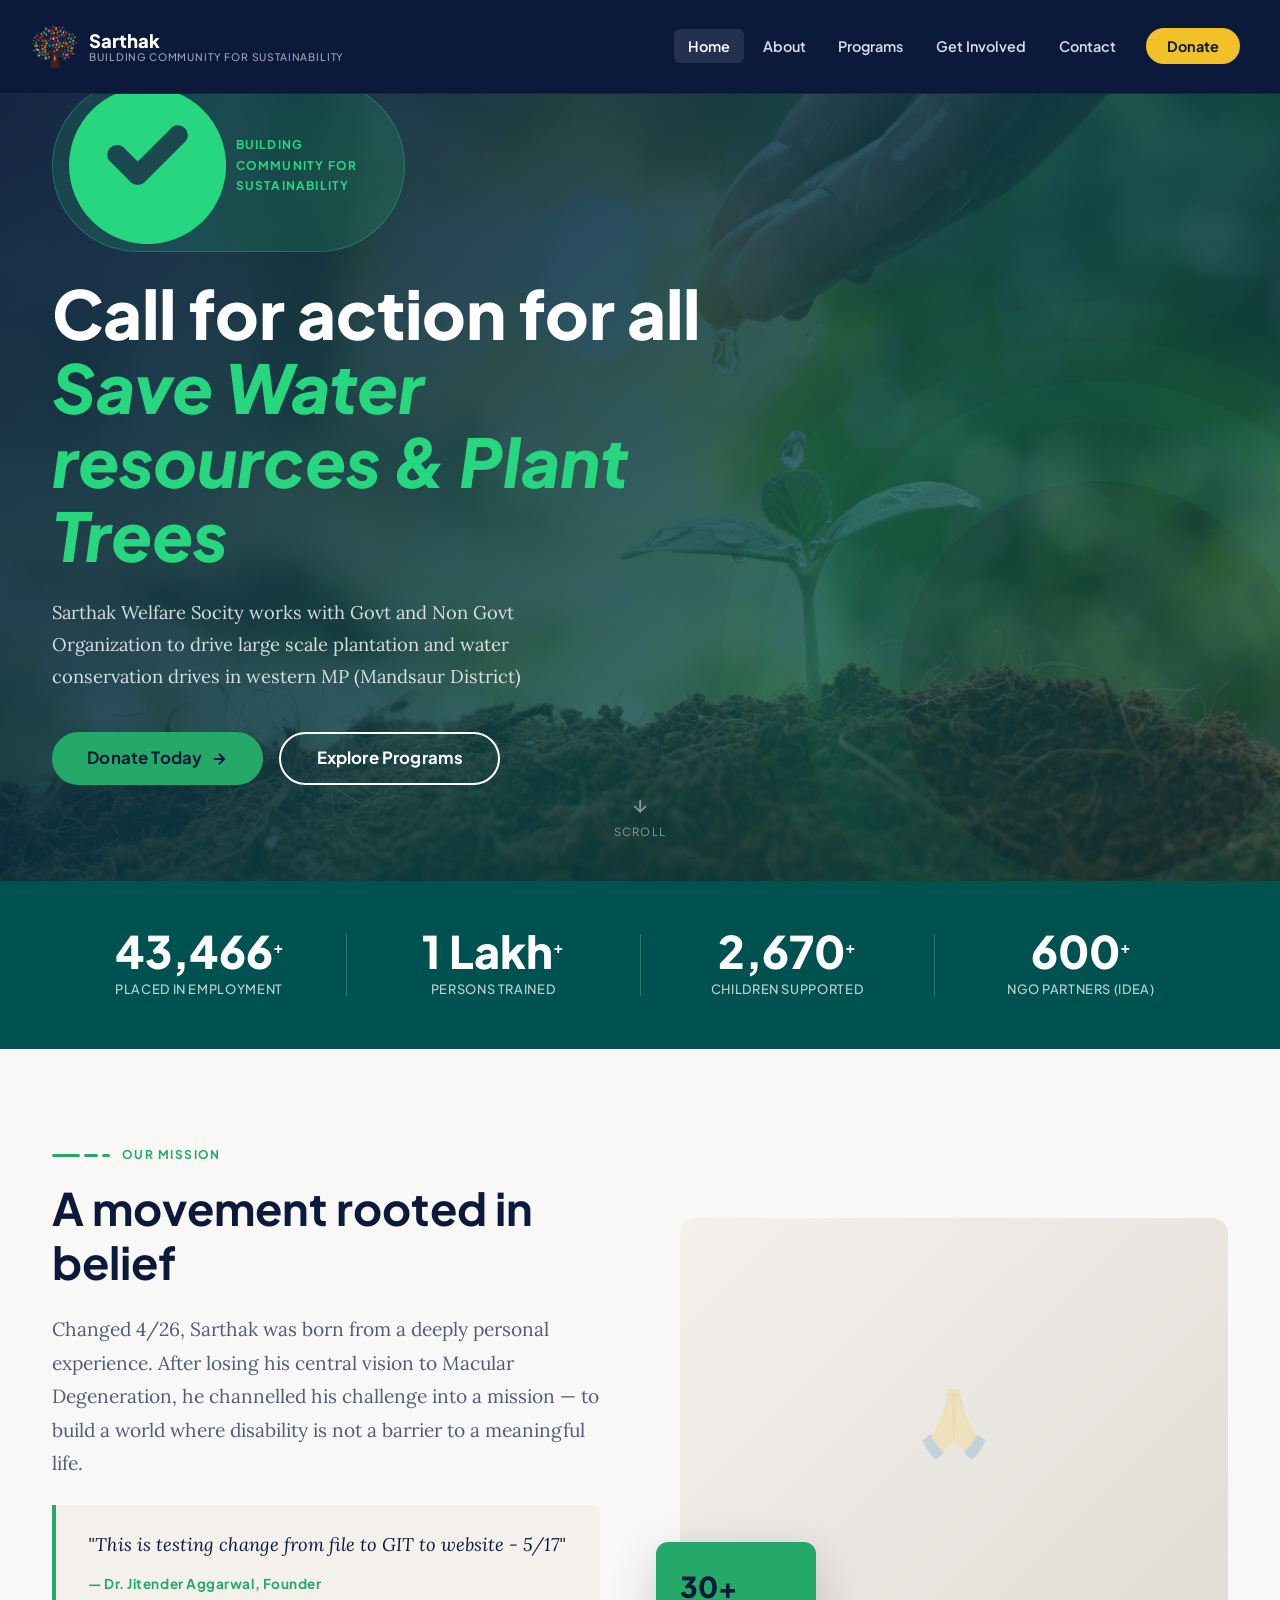
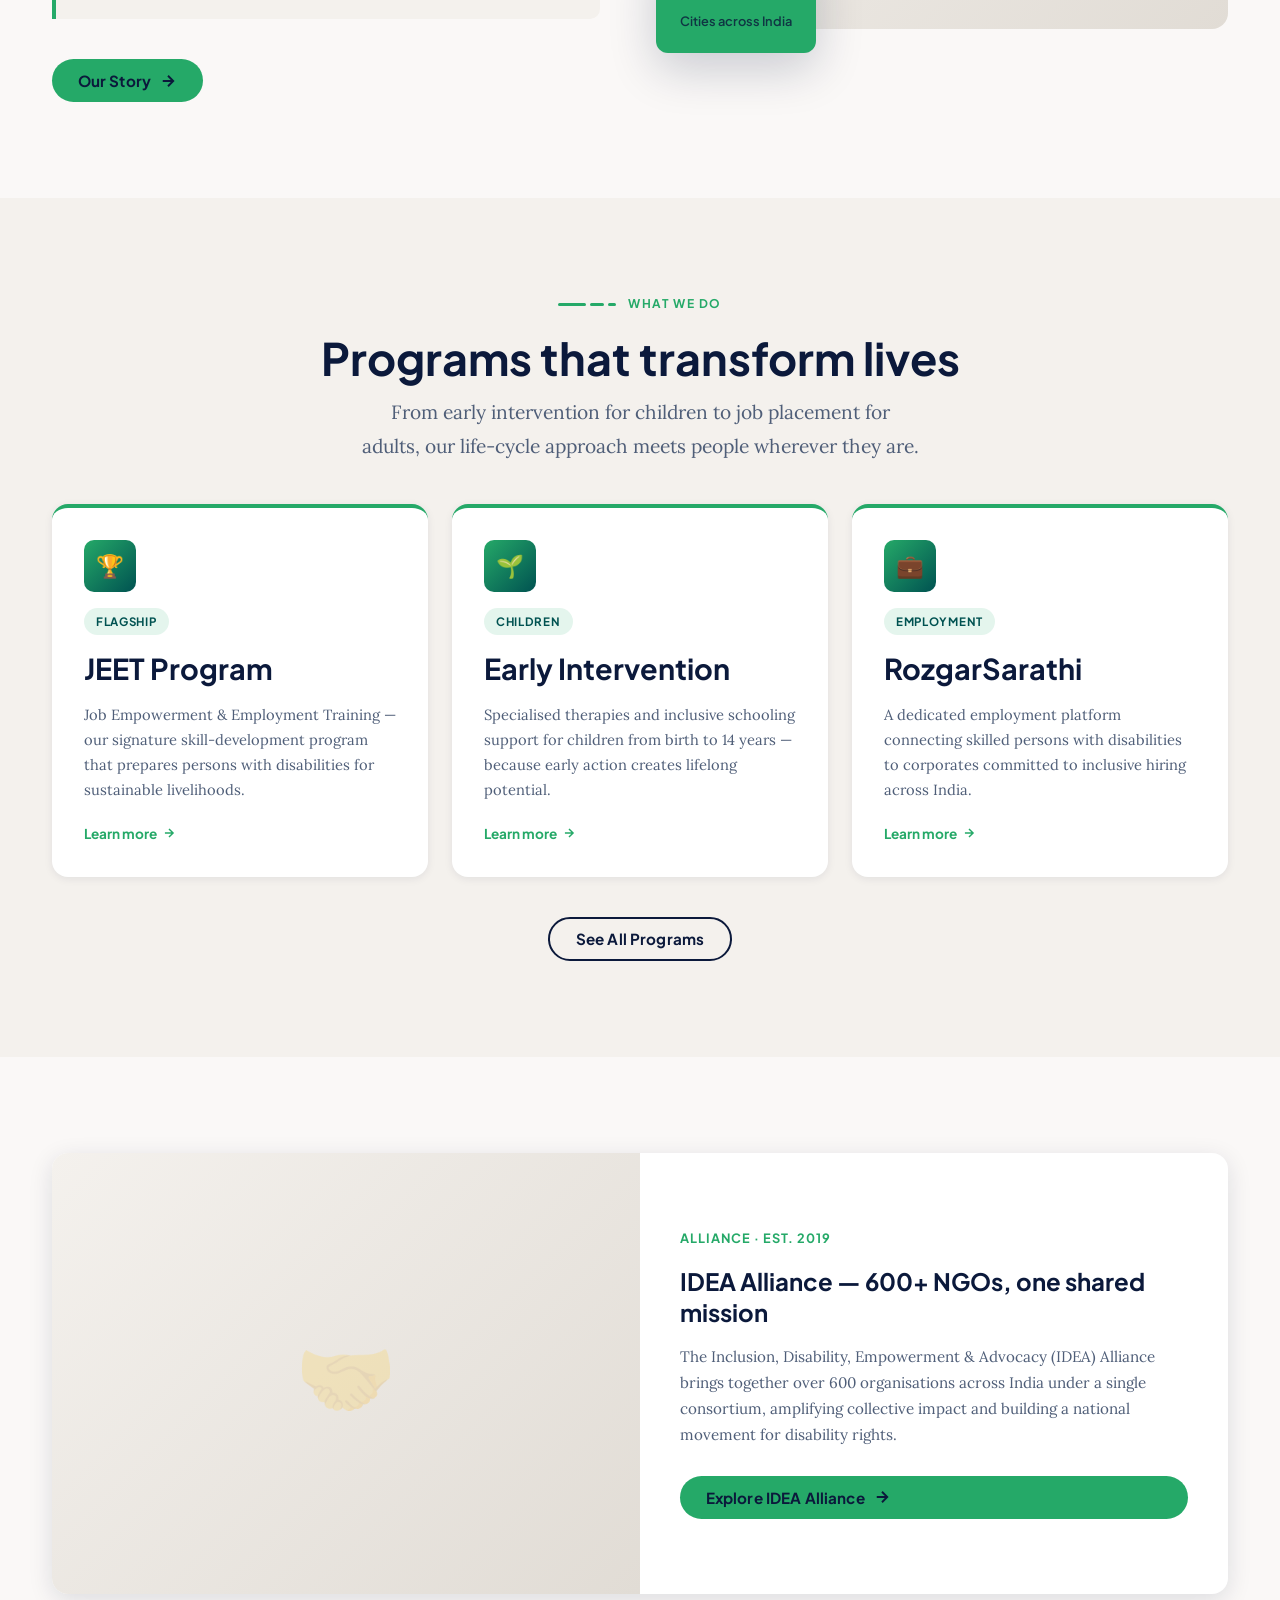
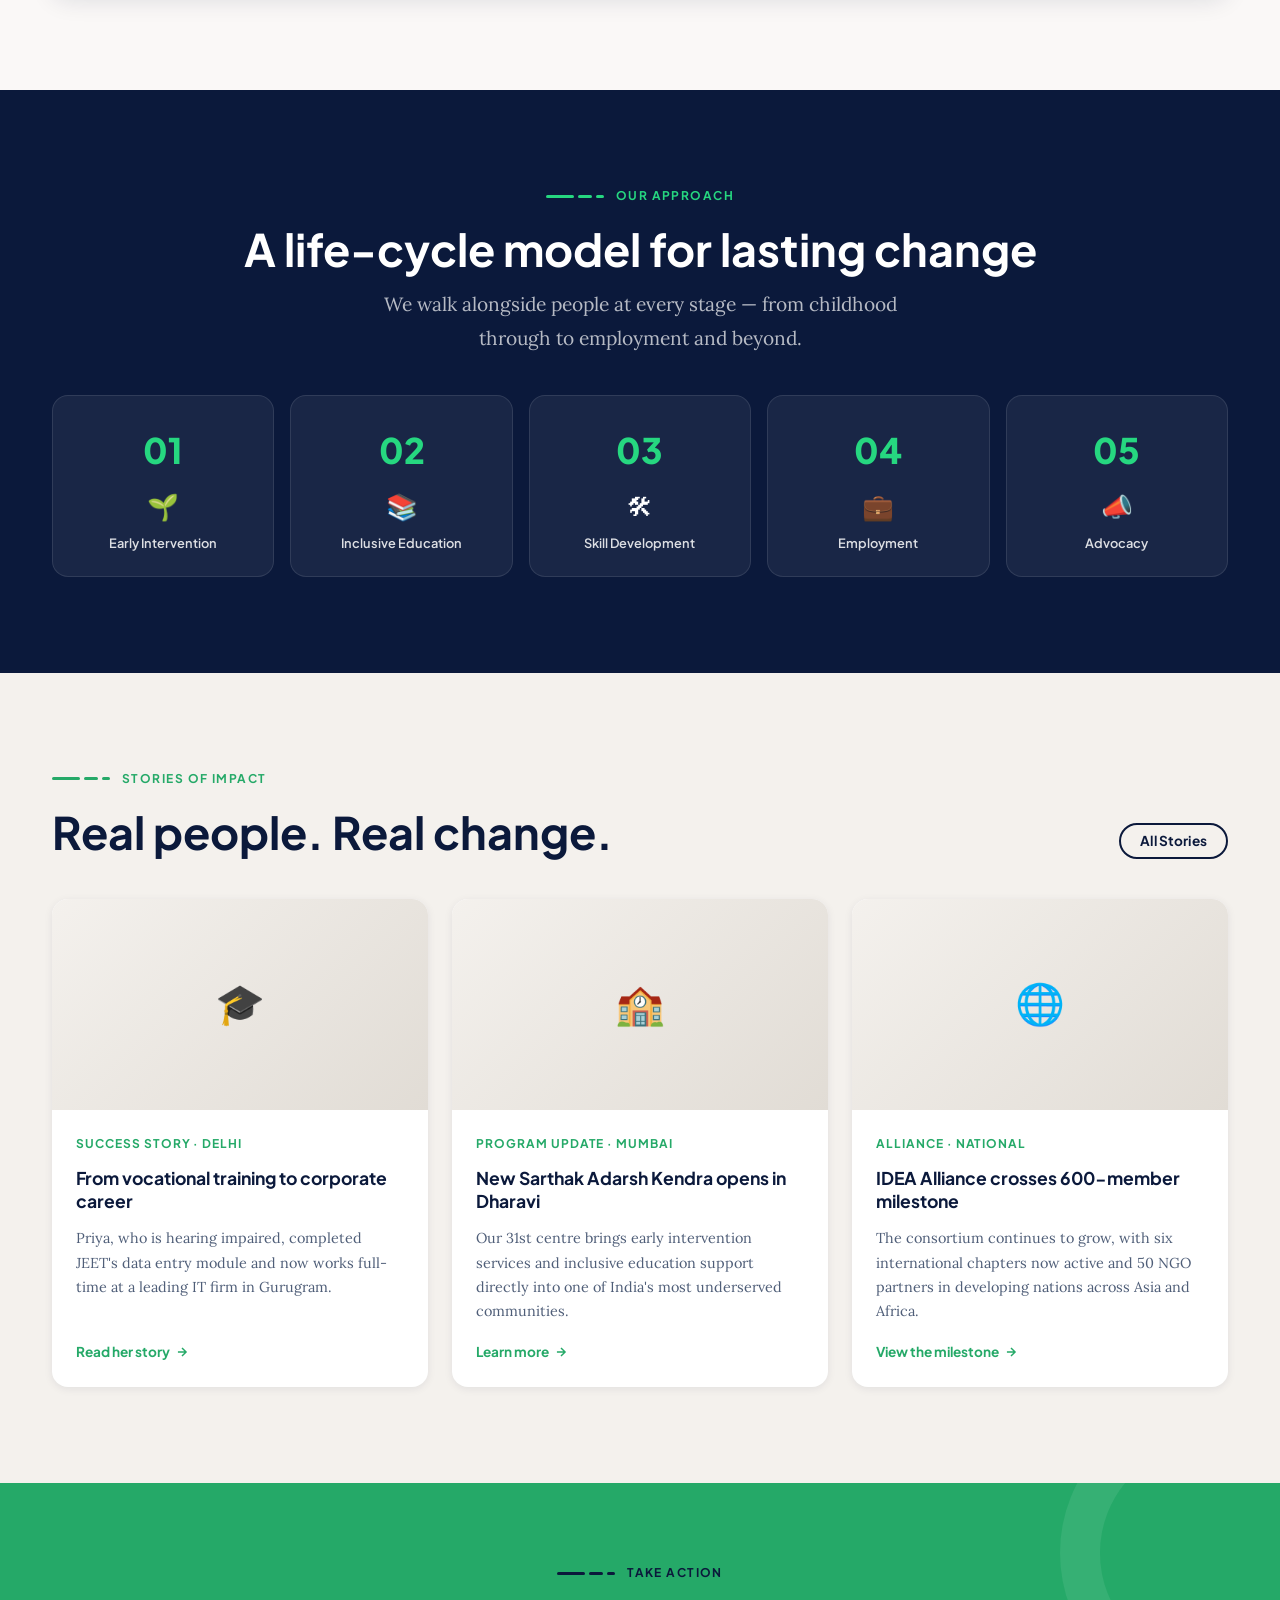
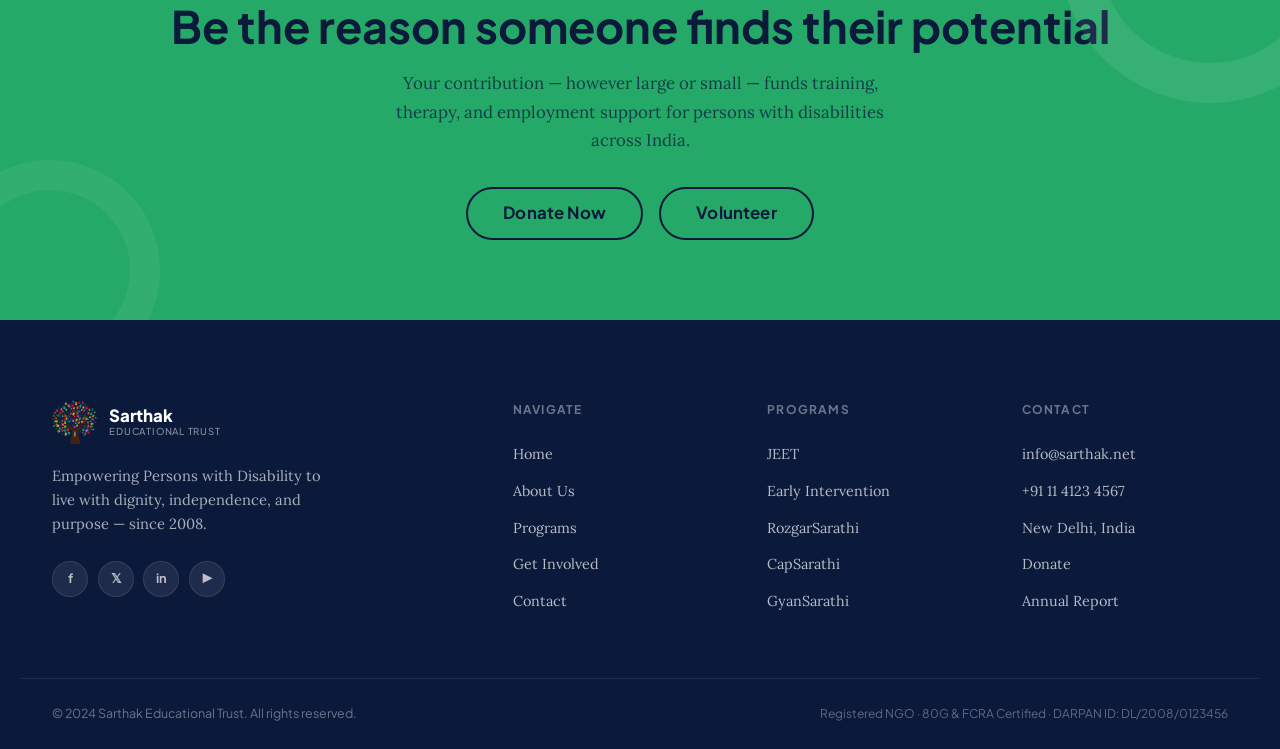
<file: index.html>
<!DOCTYPE html>
<html lang="en">
<head>
  <meta charset="UTF-8" />
  <meta name="viewport" content="width=device-width, initial-scale=1.0" />
  <title>Building Community for Sustainability</title>
  <link rel="stylesheet" href="styles.css" />
</head>
<body>

<!-- ══════════════════════════════════════════════════════
     NAVIGATION
══════════════════════════════════════════════════════ -->
<nav class="nav">
  <div class="nav__inner">
    <a href="index.html" class="nav__logo">
      <div class="nav__logo-icon">
        <img src="Images/Sarthak%20logo%20png.png" alt="Sarthak logo">
      </div>
      <div class="nav__logo-text">
        Sarthak
        <small>Building Community for Sustainability</small>
      </div>
    </a>

    <ul class="nav__links">
      <li><a href="index.html" class="active">Home</a></li>
      <li><a href="about.html">About</a></li>
      <li><a href="programs.html">Programs</a></li>
      <li><a href="get-involved.html">Get Involved</a></li>
      <li><a href="contact.html">Contact</a></li>
      <li><a href="get-involved.html" class="nav__donate">Donate</a></li>
    </ul>

    <button class="nav__toggle" id="nav-toggle" aria-label="Open menu">
      <span></span><span></span><span></span>
    </button>
  </div>
</nav>

<!-- Mobile drawer -->
<div class="nav__drawer" id="nav-drawer">
  <a href="index.html">Home</a>
  <a href="about.html">About</a>
  <a href="programs.html">Programs</a>
  <a href="get-involved.html">Get Involved</a>
  <a href="contact.html">Contact</a>
  <a href="get-involved.html" class="btn--yellow btn">Donate Now</a>
</div>

<!-- ══════════════════════════════════════════════════════
     HERO
══════════════════════════════════════════════════════ -->
<section class="hero">
  <div class="hero__bg" style="background-image: url('Images/main_page_bg.jpg');"></div>
  <div class="hero__overlay"></div>
  <div class="hero__topo"></div>

  <div class="hero__content">
    <div class="hero__eyebrow">
      <svg viewBox="0 0 16 16" fill="currentColor"><path d="M8 0a8 8 0 100 16A8 8 0 008 0zm3.7 5.7l-4 4a1 1 0 01-1.4 0l-2-2a1 1 0 111.4-1.4L7 7.6l3.3-3.3a1 1 0 111.4 1.4z"/></svg>
      Building Community for Sustainability
    </div>
    <h1 class="hero__title">
      Call for action for all 
      <em>Save Water resources &amp; Plant Trees</em>
    </h1>
    <p class="hero__sub">
      Sarthak Welfare Socity works with Govt and Non Govt Organization to drive large scale plantation and water conservation drives in western MP (Mandsaur District) 
    </p>
    <div class="hero__actions">
      <a href="get-involved.html" class="btn btn--green btn--lg">
        Donate Today
        <svg viewBox="0 0 24 24" fill="none" stroke="currentColor" stroke-width="2.5"><path d="M5 12h14M12 5l7 7-7 7"/></svg>
      </a>
      <a href="programs.html" class="btn btn--outline btn--lg">Explore Programs</a>
    </div>
  </div>

  <div class="hero__scroll">
    <svg viewBox="0 0 24 24" fill="none" stroke="currentColor" stroke-width="2"><path d="M12 5v14M5 12l7 7 7-7"/></svg>
    Scroll
  </div>
</section>

<!-- ══════════════════════════════════════════════════════
     STATS BAR
══════════════════════════════════════════════════════ -->
<div class="stats-bar">
  <div class="stats-bar__inner">
    <div class="stat">
      <div class="stat__num">43,466<sup>+</sup></div>
      <div class="stat__label">Placed in Employment</div>
    </div>
    <div class="stat">
      <div class="stat__num">1 Lakh<sup>+</sup></div>
      <div class="stat__label">Persons Trained</div>
    </div>
    <div class="stat">
      <div class="stat__num">2,670<sup>+</sup></div>
      <div class="stat__label">Children Supported</div>
    </div>
    <div class="stat">
      <div class="stat__num">600<sup>+</sup></div>
      <div class="stat__label">NGO Partners (IDEA)</div>
    </div>
  </div>
</div>

<!-- ══════════════════════════════════════════════════════
     MISSION INTRO
══════════════════════════════════════════════════════ -->
<section class="section section--cream">
  <div class="container">
    <div style="display:grid; grid-template-columns: 1fr 1fr; gap: 5rem; align-items: center;">
      <div>
        <div class="sec-label">
          <div class="sec-label__line"><span></span><span></span><span></span></div>
          <span class="sec-label__text">Our Mission</span>
        </div>
        <h2>A movement rooted in belief</h2>
        <p class="lead mt-md">
          Changed 4/26, Sarthak was born from a deeply personal experience. After losing his central vision to Macular Degeneration, he channelled his challenge into a mission — to build a world where disability is not a barrier to a meaningful life.
        </p>
        <blockquote class="blockquote mt-md">
          "This is testing change from file to GIT to website - 5/17"
          <cite>— Dr. Jitender Aggarwal, Founder</cite>
        </blockquote>
        <a href="about.html" class="btn btn--green mt-lg">
          Our Story
          <svg viewBox="0 0 24 24" fill="none" stroke="currentColor" stroke-width="2.5"><path d="M5 12h14M12 5l7 7-7 7"/></svg>
        </a>
      </div>

      <div style="position:relative;">
        <div class="img-placeholder" style="aspect-ratio:4/3; border-radius:16px; font-size:4rem;">🙏</div>
        <div style="position:absolute; bottom:-1.5rem; left:-1.5rem; background:var(--green); border-radius:12px; padding:1.25rem 1.5rem; box-shadow:var(--shadow-lg); max-width:220px;">
          <div style="font-family:var(--font-head); font-size:1.8rem; font-weight:800; color:var(--navy);">30+</div>
          <div style="font-family:var(--font-head); font-size:.8rem; font-weight:600; color:var(--navy); opacity:.8;">Cities across India</div>
        </div>
      </div>
    </div>
  </div>
</section>

<!-- ══════════════════════════════════════════════════════
     FEATURED PROGRAMS
══════════════════════════════════════════════════════ -->
<section class="section section--warm">
  <div class="container">
    <div class="text-center mb-lg">
      <div class="sec-label" style="justify-content:center;">
        <div class="sec-label__line"><span></span><span></span><span></span></div>
        <span class="sec-label__text">What We Do</span>
      </div>
      <h2>Programs that transform lives</h2>
      <p class="lead mt-sm" style="max-width:560px; margin-inline:auto;">
        From early intervention for children to job placement for adults, our life-cycle approach meets people wherever they are.
      </p>
    </div>

    <div class="card-grid">
      <div class="prog-card">
        <div class="prog-card__icon">🏆</div>
        <div class="prog-card__tag">Flagship</div>
        <h3>JEET Program</h3>
        <p style="font-size:.92rem; color:var(--text-muted);">Job Empowerment &amp; Employment Training — our signature skill-development program that prepares persons with disabilities for sustainable livelihoods.</p>
        <a href="programs.html#jeet" class="card__link">
          Learn more
          <svg viewBox="0 0 24 24" fill="none" stroke="currentColor" stroke-width="2.5"><path d="M5 12h14M12 5l7 7-7 7"/></svg>
        </a>
      </div>

      <div class="prog-card">
        <div class="prog-card__icon">🌱</div>
        <div class="prog-card__tag">Children</div>
        <h3>Early Intervention</h3>
        <p style="font-size:.92rem; color:var(--text-muted);">Specialised therapies and inclusive schooling support for children from birth to 14 years — because early action creates lifelong potential.</p>
        <a href="programs.html#early" class="card__link">
          Learn more
          <svg viewBox="0 0 24 24" fill="none" stroke="currentColor" stroke-width="2.5"><path d="M5 12h14M12 5l7 7-7 7"/></svg>
        </a>
      </div>

      <div class="prog-card">
        <div class="prog-card__icon">💼</div>
        <div class="prog-card__tag">Employment</div>
        <h3>RozgarSarathi</h3>
        <p style="font-size:.92rem; color:var(--text-muted);">A dedicated employment platform connecting skilled persons with disabilities to corporates committed to inclusive hiring across India.</p>
        <a href="programs.html#rozgar" class="card__link">
          Learn more
          <svg viewBox="0 0 24 24" fill="none" stroke="currentColor" stroke-width="2.5"><path d="M5 12h14M12 5l7 7-7 7"/></svg>
        </a>
      </div>
    </div>

    <div class="text-center mt-lg">
      <a href="programs.html" class="btn btn--outline-navy">See All Programs</a>
    </div>
  </div>
</section>

<!-- ══════════════════════════════════════════════════════
     FEATURE ARTICLE — IDEA ALLIANCE
══════════════════════════════════════════════════════ -->
<section class="section section--cream">
  <div class="container">
    <div class="article-feat">
      <div class="img-placeholder article-feat__img" style="min-height:320px; font-size:5rem;">🤝</div>
      <div class="article-feat__body">
        <div class="article-feat__date">Alliance · Est. 2019</div>
        <h2 class="article-feat__title">IDEA Alliance — 600+ NGOs, one shared mission</h2>
        <p class="article-feat__excerpt">The Inclusion, Disability, Empowerment &amp; Advocacy (IDEA) Alliance brings together over 600 organisations across India under a single consortium, amplifying collective impact and building a national movement for disability rights.</p>
        <a href="about.html#idea" class="btn btn--green mt-sm">
          Explore IDEA Alliance
          <svg viewBox="0 0 24 24" fill="none" stroke="currentColor" stroke-width="2.5"><path d="M5 12h14M12 5l7 7-7 7"/></svg>
        </a>
      </div>
    </div>
  </div>
</section>

<!-- ══════════════════════════════════════════════════════
     IMPACT PILLARS (dark navy)
══════════════════════════════════════════════════════ -->
<section class="section section--navy">
  <div class="container">
    <div class="text-center mb-lg">
      <div class="sec-label" style="justify-content:center;">
        <div class="sec-label__line"><span></span><span></span><span></span></div>
        <span class="sec-label__text">Our Approach</span>
      </div>
      <h2 style="color:var(--white);">A life-cycle model for lasting change</h2>
      <p class="lead mt-sm" style="color:rgba(255,255,255,.7); max-width:560px; margin-inline:auto;">We walk alongside people at every stage — from childhood through to employment and beyond.</p>
    </div>

    <div class="pillar-grid">
      <div class="pillar">
        <div class="pillar__num">01</div>
        <div style="font-size:1.6rem; margin:.3rem 0;">🌱</div>
        <div class="pillar__label">Early Intervention</div>
      </div>
      <div class="pillar">
        <div class="pillar__num">02</div>
        <div style="font-size:1.6rem; margin:.3rem 0;">📚</div>
        <div class="pillar__label">Inclusive Education</div>
      </div>
      <div class="pillar">
        <div class="pillar__num">03</div>
        <div style="font-size:1.6rem; margin:.3rem 0;">🛠</div>
        <div class="pillar__label">Skill Development</div>
      </div>
      <div class="pillar">
        <div class="pillar__num">04</div>
        <div style="font-size:1.6rem; margin:.3rem 0;">💼</div>
        <div class="pillar__label">Employment</div>
      </div>
      <div class="pillar">
        <div class="pillar__num">05</div>
        <div style="font-size:1.6rem; margin:.3rem 0;">📣</div>
        <div class="pillar__label">Advocacy</div>
      </div>
    </div>
  </div>
</section>

<!-- ══════════════════════════════════════════════════════
     STORIES
══════════════════════════════════════════════════════ -->
<section class="section section--warm">
  <div class="container">
    <div style="display:flex; align-items:flex-end; justify-content:space-between; gap:1rem; flex-wrap:wrap; margin-bottom:2.5rem;">
      <div>
        <div class="sec-label">
          <div class="sec-label__line"><span></span><span></span><span></span></div>
          <span class="sec-label__text">Stories of Impact</span>
        </div>
        <h2>Real people. Real change.</h2>
      </div>
      <a href="#" class="btn btn--outline-navy btn--sm">All Stories</a>
    </div>

    <div class="card-grid">
      <article class="card">
        <div class="card__img--placeholder card__img">🎓</div>
        <div class="card__body">
          <div class="card__date">Success Story · Delhi</div>
          <h3 class="card__title">From vocational training to corporate career</h3>
          <p class="card__excerpt">Priya, who is hearing impaired, completed JEET's data entry module and now works full-time at a leading IT firm in Gurugram.</p>
          <a href="#" class="card__link">Read her story <svg viewBox="0 0 24 24" fill="none" stroke="currentColor" stroke-width="2.5"><path d="M5 12h14M12 5l7 7-7 7"/></svg></a>
        </div>
      </article>

      <article class="card">
        <div class="card__img--placeholder card__img">🏫</div>
        <div class="card__body">
          <div class="card__date">Program Update · Mumbai</div>
          <h3 class="card__title">New Sarthak Adarsh Kendra opens in Dharavi</h3>
          <p class="card__excerpt">Our 31st centre brings early intervention services and inclusive education support directly into one of India's most underserved communities.</p>
          <a href="#" class="card__link">Learn more <svg viewBox="0 0 24 24" fill="none" stroke="currentColor" stroke-width="2.5"><path d="M5 12h14M12 5l7 7-7 7"/></svg></a>
        </div>
      </article>

      <article class="card">
        <div class="card__img--placeholder card__img">🌐</div>
        <div class="card__body">
          <div class="card__date">Alliance · National</div>
          <h3 class="card__title">IDEA Alliance crosses 600-member milestone</h3>
          <p class="card__excerpt">The consortium continues to grow, with six international chapters now active and 50 NGO partners in developing nations across Asia and Africa.</p>
          <a href="#" class="card__link">View the milestone <svg viewBox="0 0 24 24" fill="none" stroke="currentColor" stroke-width="2.5"><path d="M5 12h14M12 5l7 7-7 7"/></svg></a>
        </div>
      </article>
    </div>
  </div>
</section>

<!-- ══════════════════════════════════════════════════════
     CTA BAND
══════════════════════════════════════════════════════ -->
<section class="cta-band">
  <div class="container text-center">
    <div class="sec-label" style="justify-content:center; margin-bottom:1rem;">
      <div class="sec-label__line"><span style="background:var(--navy);"></span><span style="background:var(--navy);"></span><span style="background:var(--navy);"></span></div>
      <span class="sec-label__text" style="color:var(--navy);">Take Action</span>
    </div>
    <h2>Be the reason someone finds their potential</h2>
    <p>Your contribution — however large or small — funds training, therapy, and employment support for persons with disabilities across India.</p>
    <div style="display:flex; gap:1rem; justify-content:center; flex-wrap:wrap; margin-top:2rem;">
      <a href="get-involved.html" class="btn btn--outline-navy btn--lg">Donate Now</a>
      <a href="get-involved.html#volunteer" class="btn btn--outline-navy btn--lg">Volunteer</a>
    </div>
  </div>
</section>

<!-- ══════════════════════════════════════════════════════
     FOOTER
══════════════════════════════════════════════════════ -->
<footer class="footer">
  <div class="footer__grid">
    <div class="footer__brand">
      <div class="footer__brand-logo">
        <div class="icon"><img src="Images/Sarthak%20logo%20png.png" alt="Sarthak logo"></div>
        <div class="name">Sarthak <small>Educational Trust</small></div>
      </div>
      <p class="footer__tagline">Empowering Persons with Disability to live with dignity, independence, and purpose — since 2008.</p>
      <div class="footer__socials">
        <a href="#" class="footer__social" aria-label="Facebook">f</a>
        <a href="#" class="footer__social" aria-label="Twitter">𝕏</a>
        <a href="#" class="footer__social" aria-label="Instagram">in</a>
        <a href="#" class="footer__social" aria-label="YouTube">▶</a>
      </div>
    </div>
    <div>
      <div class="footer__col-title">Navigate</div>
      <ul class="footer__links">
        <li><a href="index.html">Home</a></li>
        <li><a href="about.html">About Us</a></li>
        <li><a href="programs.html">Programs</a></li>
        <li><a href="get-involved.html">Get Involved</a></li>
        <li><a href="contact.html">Contact</a></li>
      </ul>
    </div>
    <div>
      <div class="footer__col-title">Programs</div>
      <ul class="footer__links">
        <li><a href="programs.html#jeet">JEET</a></li>
        <li><a href="programs.html#early">Early Intervention</a></li>
        <li><a href="programs.html#rozgar">RozgarSarathi</a></li>
        <li><a href="programs.html#cap">CapSarathi</a></li>
        <li><a href="programs.html#gyan">GyanSarathi</a></li>
      </ul>
    </div>
    <div>
      <div class="footer__col-title">Contact</div>
      <ul class="footer__links">
        <li><a href="mailto:info@sarthak.net">info@sarthak.net</a></li>
        <li><a href="tel:+911141234567">+91 11 4123 4567</a></li>
        <li><a href="#">New Delhi, India</a></li>
        <li><a href="get-involved.html">Donate</a></li>
        <li><a href="#">Annual Report</a></li>
      </ul>
    </div>
  </div>
  <div class="footer__bottom">
    <div class="footer__copy">© 2024 Sarthak Educational Trust. All rights reserved.</div>
    <div class="footer__reg">Registered NGO · 80G &amp; FCRA Certified · DARPAN ID: DL/2008/0123456</div>
  </div>
</footer>

<button id="scroll-top" aria-label="Scroll to top">
  <svg viewBox="0 0 24 24" fill="none" stroke="currentColor" stroke-width="2.5"><path d="M12 19V5M5 12l7-7 7 7"/></svg>
</button>

<script>
  const toggle = document.getElementById('nav-toggle');
  const drawer = document.getElementById('nav-drawer');
  toggle.addEventListener('click', () => drawer.classList.toggle('open'));

  const scrollBtn = document.getElementById('scroll-top');
  window.addEventListener('scroll', () => scrollBtn.classList.toggle('visible', window.scrollY > 400));
  scrollBtn.addEventListener('click', () => window.scrollTo({ top: 0, behavior: 'smooth' }));

  document.querySelectorAll('.amount-chip').forEach(chip => {
    chip.addEventListener('click', () => {
      document.querySelectorAll('.amount-chip').forEach(c => c.classList.remove('active'));
      chip.classList.add('active');
    });
  });
  document.querySelectorAll('.accordion__trigger').forEach(trigger => {
    trigger.addEventListener('click', () => {
      const body = trigger.nextElementSibling;
      trigger.classList.toggle('open');
      body.classList.toggle('open');
    });
  });
</script>
</body>
</html>
</file>
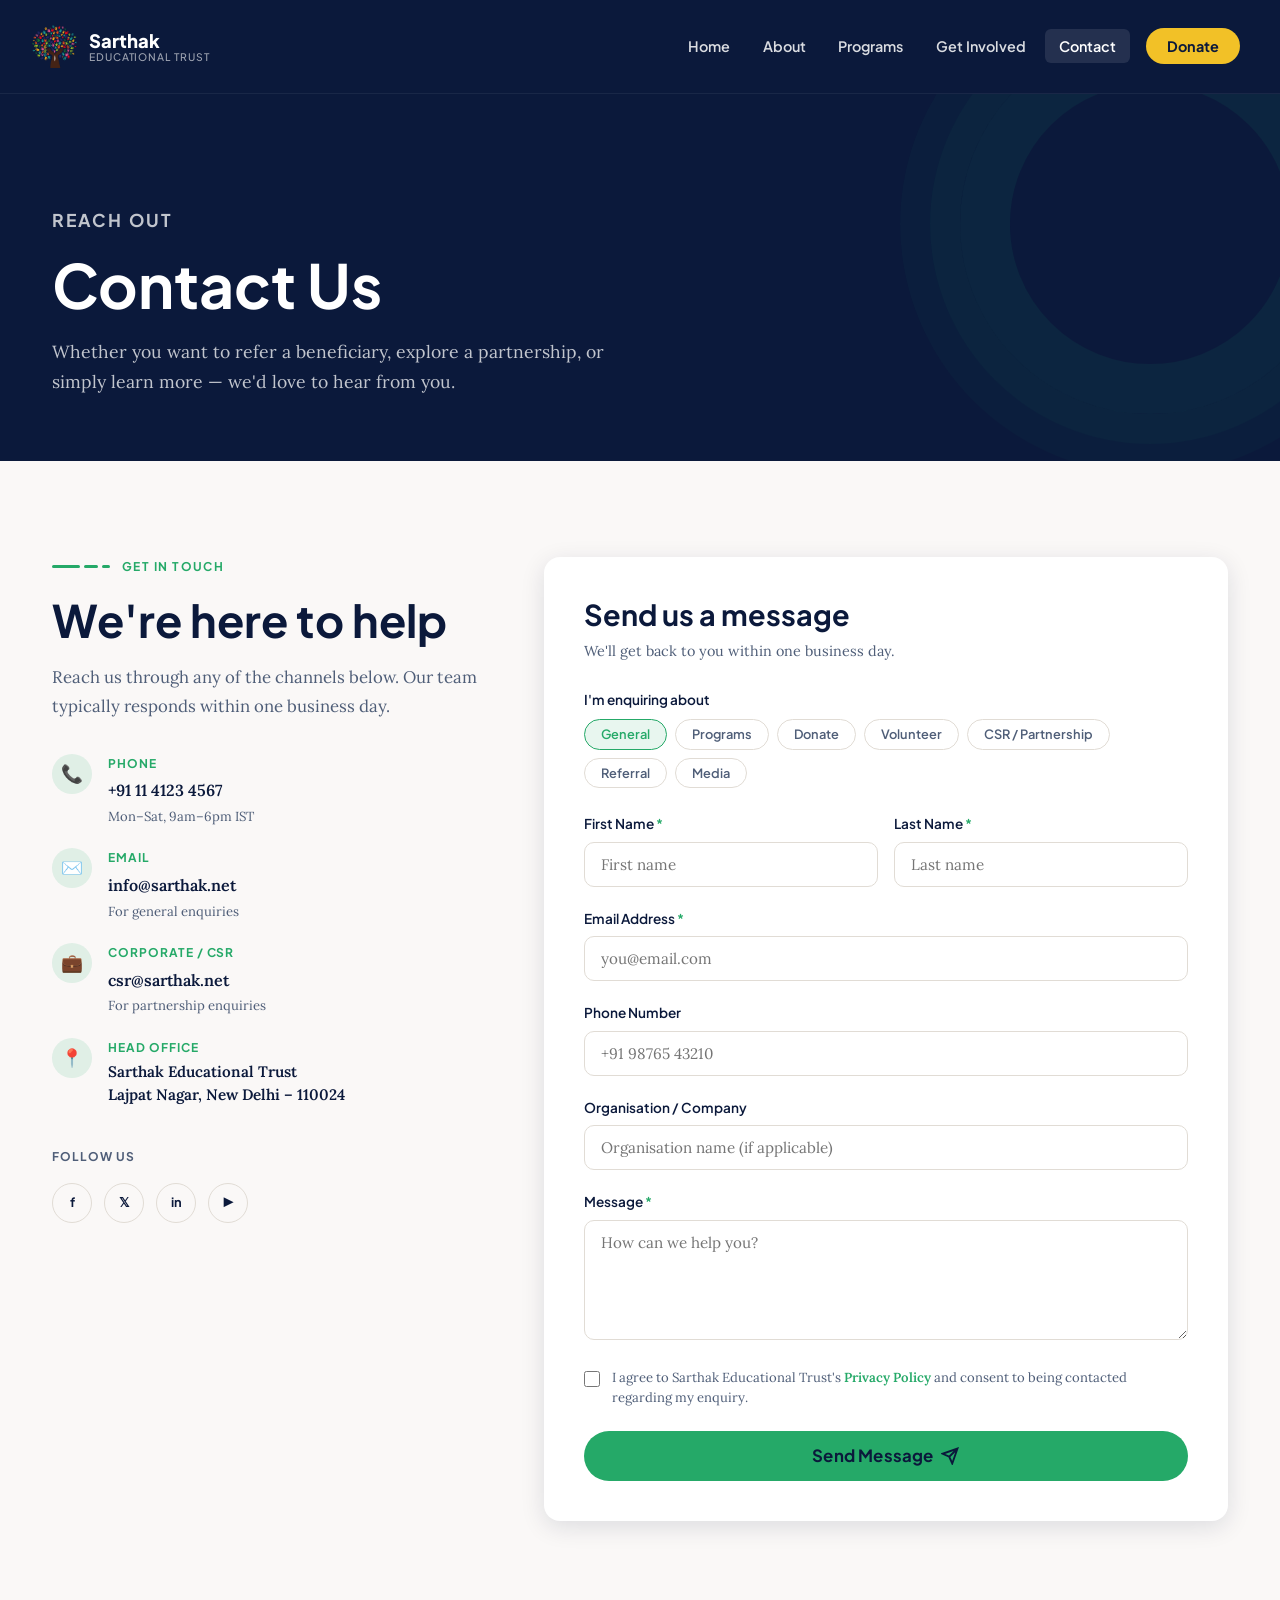
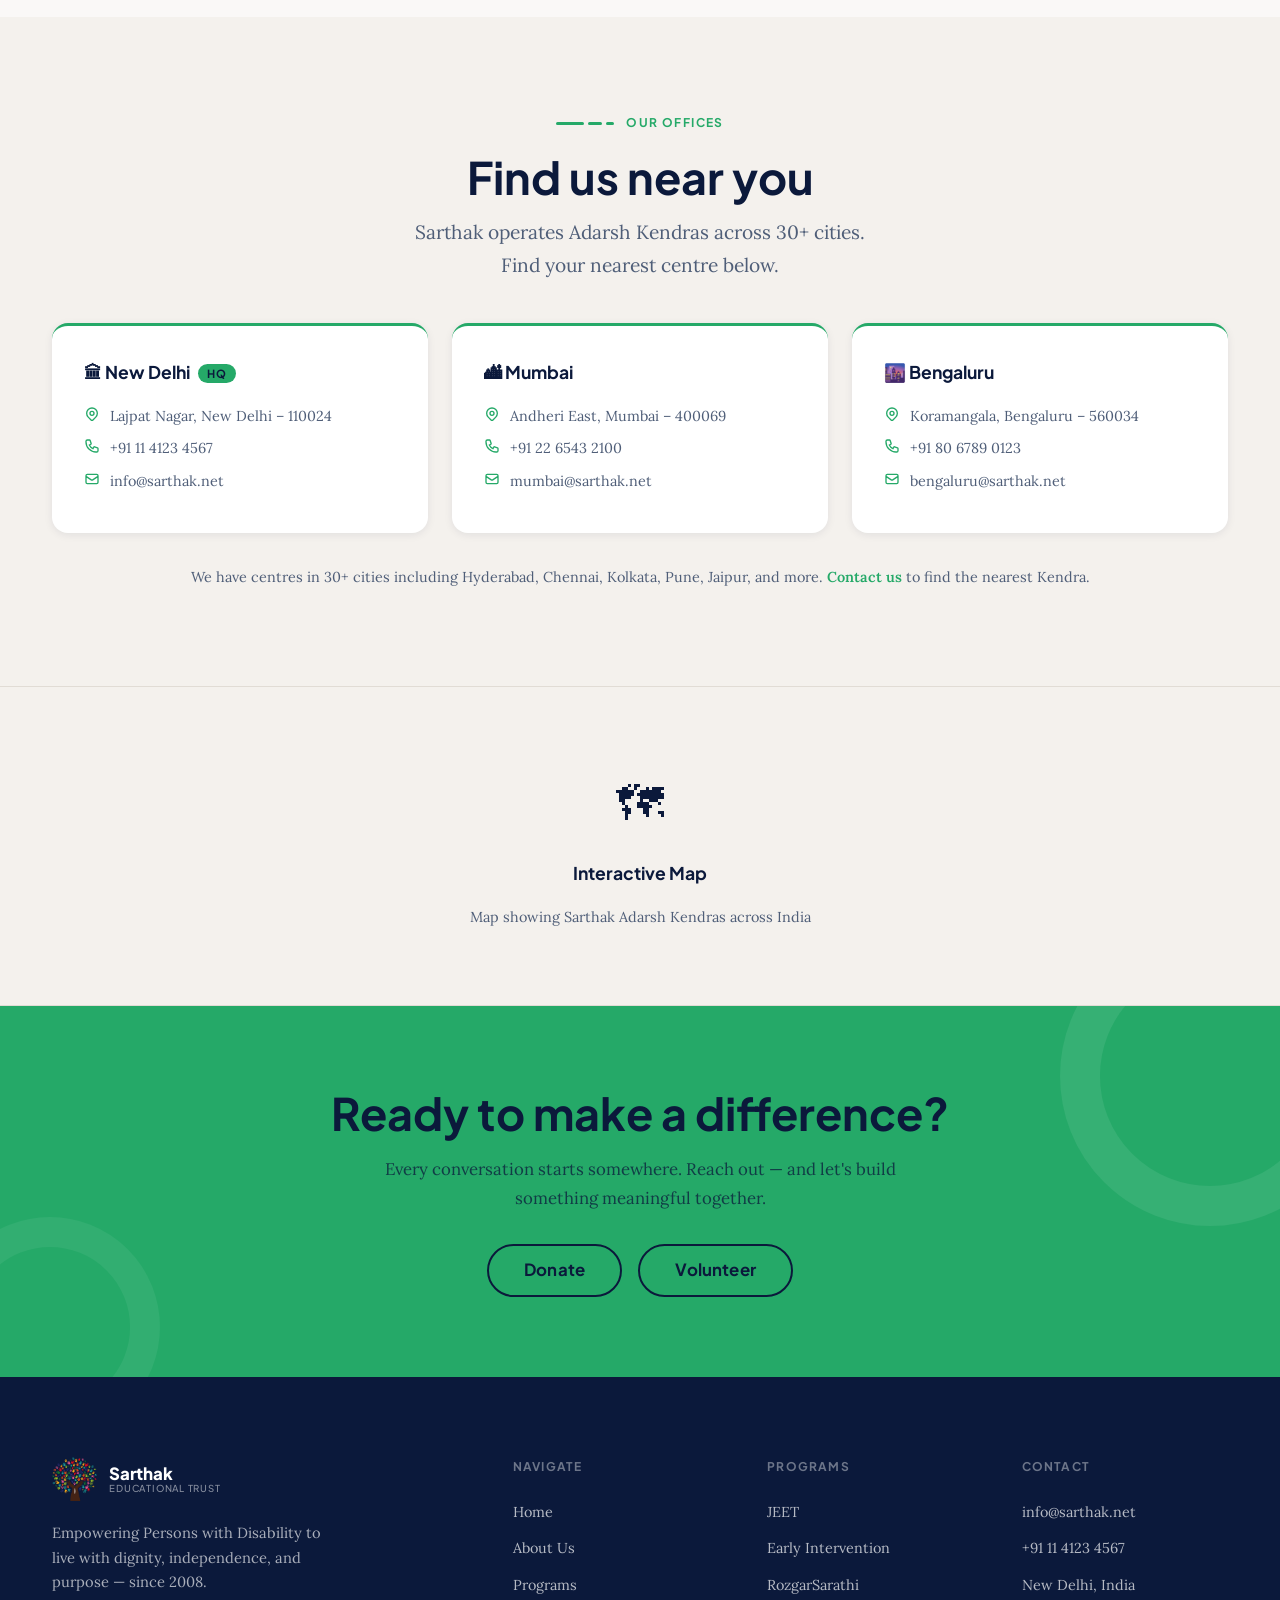
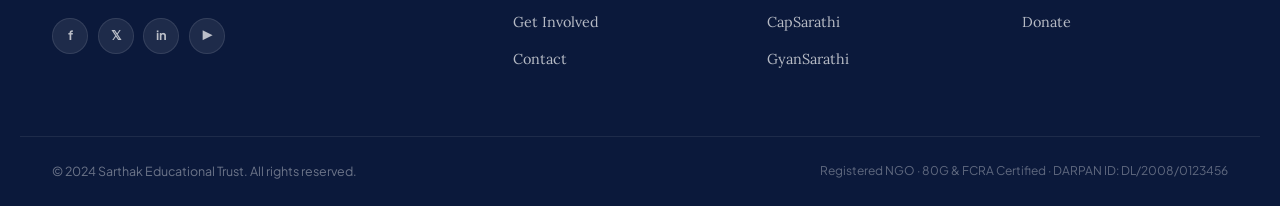
<file: contact.html>
<!DOCTYPE html>
<html lang="en">
<head>
  <meta charset="UTF-8" />
  <meta name="viewport" content="width=device-width, initial-scale=1.0" />
  <title>Contact — Sarthak Educational Trust</title>
  <link rel="stylesheet" href="styles.css" />
</head>
<body>

<!-- ══════════════════════════════════════════════════════ NAV -->
<nav class="nav">
  <div class="nav__inner">
    <a href="index.html" class="nav__logo">
      <div class="nav__logo-icon"><img src="Images/Sarthak%20logo%20png.png" alt="Sarthak logo"></div>
      <div class="nav__logo-text">Sarthak <small>Educational Trust</small></div>
    </a>
    <ul class="nav__links">
      <li><a href="index.html">Home</a></li>
      <li><a href="about.html">About</a></li>
      <li><a href="programs.html">Programs</a></li>
      <li><a href="get-involved.html">Get Involved</a></li>
      <li><a href="contact.html" class="active">Contact</a></li>
      <li><a href="get-involved.html" class="nav__donate">Donate</a></li>
    </ul>
    <button class="nav__toggle" id="nav-toggle" aria-label="Open menu">
      <span></span><span></span><span></span>
    </button>
  </div>
</nav>
<div class="nav__drawer" id="nav-drawer">
  <a href="index.html">Home</a>
  <a href="about.html">About</a>
  <a href="programs.html">Programs</a>
  <a href="get-involved.html">Get Involved</a>
  <a href="contact.html">Contact</a>
  <a href="get-involved.html" class="btn--yellow btn">Donate Now</a>
</div>

<!-- ══════════════════════════════════════════════════════ PAGE HERO -->
<div class="page-top">
  <div class="page-hero">
    <div class="page-hero__topo"></div>
    <div class="container">
      <p class="page-hero__eyebrow">Reach Out</p>
      <h1>Contact Us</h1>
      <p>Whether you want to refer a beneficiary, explore a partnership, or simply learn more — we'd love to hear from you.</p>
    </div>
  </div>
</div>

<!-- ══════════════════════════════════════════════════════ CONTACT MAIN -->
<section class="section section--cream">
  <div class="container">
    <div style="display:grid; grid-template-columns:1fr 1.6fr; gap:4rem; align-items:start;">

      <!-- LEFT: Info -->
      <div>
        <div class="sec-label">
          <div class="sec-label__line"><span></span><span></span><span></span></div>
          <span class="sec-label__text">Get in Touch</span>
        </div>
        <h2>We're here to help</h2>
        <p style="color:var(--text-muted); margin-top:1rem; line-height:1.75;">
          Reach us through any of the channels below. Our team typically responds within one business day.
        </p>

        <div style="display:flex; flex-direction:column; gap:1.25rem; margin-top:2rem;">
          <div style="display:flex; gap:1rem; align-items:flex-start;">
            <div style="width:40px; height:40px; border-radius:50%; background:rgba(37,169,104,.12); display:flex; align-items:center; justify-content:center; flex-shrink:0; font-size:1.1rem;">📞</div>
            <div>
              <div style="font-family:var(--font-head); font-size:.75rem; font-weight:700; letter-spacing:.08em; text-transform:uppercase; color:var(--green); margin-bottom:.2rem;">Phone</div>
              <a href="tel:+911141234567" style="font-size:1rem; font-weight:600; color:var(--navy);">+91 11 4123 4567</a>
              <div style="font-size:.82rem; color:var(--text-muted); margin-top:.1rem;">Mon–Sat, 9am–6pm IST</div>
            </div>
          </div>

          <div style="display:flex; gap:1rem; align-items:flex-start;">
            <div style="width:40px; height:40px; border-radius:50%; background:rgba(37,169,104,.12); display:flex; align-items:center; justify-content:center; flex-shrink:0; font-size:1.1rem;">✉️</div>
            <div>
              <div style="font-family:var(--font-head); font-size:.75rem; font-weight:700; letter-spacing:.08em; text-transform:uppercase; color:var(--green); margin-bottom:.2rem;">Email</div>
              <a href="mailto:info@sarthak.net" style="font-size:1rem; font-weight:600; color:var(--navy);">info@sarthak.net</a>
              <div style="font-size:.82rem; color:var(--text-muted); margin-top:.1rem;">For general enquiries</div>
            </div>
          </div>

          <div style="display:flex; gap:1rem; align-items:flex-start;">
            <div style="width:40px; height:40px; border-radius:50%; background:rgba(37,169,104,.12); display:flex; align-items:center; justify-content:center; flex-shrink:0; font-size:1.1rem;">💼</div>
            <div>
              <div style="font-family:var(--font-head); font-size:.75rem; font-weight:700; letter-spacing:.08em; text-transform:uppercase; color:var(--green); margin-bottom:.2rem;">Corporate / CSR</div>
              <a href="mailto:csr@sarthak.net" style="font-size:1rem; font-weight:600; color:var(--navy);">csr@sarthak.net</a>
              <div style="font-size:.82rem; color:var(--text-muted); margin-top:.1rem;">For partnership enquiries</div>
            </div>
          </div>

          <div style="display:flex; gap:1rem; align-items:flex-start;">
            <div style="width:40px; height:40px; border-radius:50%; background:rgba(37,169,104,.12); display:flex; align-items:center; justify-content:center; flex-shrink:0; font-size:1.1rem;">📍</div>
            <div>
              <div style="font-family:var(--font-head); font-size:.75rem; font-weight:700; letter-spacing:.08em; text-transform:uppercase; color:var(--green); margin-bottom:.2rem;">Head Office</div>
              <div style="font-size:.95rem; color:var(--navy); font-weight:600; line-height:1.5;">Sarthak Educational Trust<br>Lajpat Nagar, New Delhi – 110024</div>
            </div>
          </div>
        </div>

        <!-- Social links -->
        <div style="margin-top:2.5rem;">
          <div style="font-family:var(--font-head); font-size:.75rem; font-weight:700; letter-spacing:.08em; text-transform:uppercase; color:var(--text-muted); margin-bottom:1rem;">Follow Us</div>
          <div style="display:flex; gap:.75rem;">
            <a href="#" style="width:40px; height:40px; border-radius:50%; border:1.5px solid var(--gray-warm); display:flex; align-items:center; justify-content:center; font-size:.8rem; font-weight:700; font-family:var(--font-head); color:var(--navy); transition:var(--ease);" onmouseover="this.style.background='var(--navy)'; this.style.color='white'; this.style.borderColor='var(--navy)'" onmouseout="this.style.background=''; this.style.color='var(--navy)'; this.style.borderColor='var(--gray-warm)'">f</a>
            <a href="#" style="width:40px; height:40px; border-radius:50%; border:1.5px solid var(--gray-warm); display:flex; align-items:center; justify-content:center; font-size:.8rem; font-weight:700; font-family:var(--font-head); color:var(--navy); transition:var(--ease);" onmouseover="this.style.background='var(--navy)'; this.style.color='white'; this.style.borderColor='var(--navy)'" onmouseout="this.style.background=''; this.style.color='var(--navy)'; this.style.borderColor='var(--gray-warm)'">𝕏</a>
            <a href="#" style="width:40px; height:40px; border-radius:50%; border:1.5px solid var(--gray-warm); display:flex; align-items:center; justify-content:center; font-size:.8rem; font-weight:700; font-family:var(--font-head); color:var(--navy); transition:var(--ease);" onmouseover="this.style.background='var(--navy)'; this.style.color='white'; this.style.borderColor='var(--navy)'" onmouseout="this.style.background=''; this.style.color='var(--navy)'; this.style.borderColor='var(--gray-warm)'">in</a>
            <a href="#" style="width:40px; height:40px; border-radius:50%; border:1.5px solid var(--gray-warm); display:flex; align-items:center; justify-content:center; font-size:.8rem; font-weight:700; font-family:var(--font-head); color:var(--navy); transition:var(--ease);" onmouseover="this.style.background='var(--navy)'; this.style.color='white'; this.style.borderColor='var(--navy)'" onmouseout="this.style.background=''; this.style.color='var(--navy)'; this.style.borderColor='var(--gray-warm)'">▶</a>
          </div>
        </div>
      </div>

      <!-- RIGHT: Contact Form -->
      <div style="background:var(--white); border-radius:var(--r-lg); padding:2.5rem; box-shadow:var(--shadow-md);">
        <h3 style="margin-bottom:.5rem;">Send us a message</h3>
        <p style="font-size:.9rem; color:var(--text-muted); margin-bottom:1.5rem;">We'll get back to you within one business day.</p>

        <!-- Topic chips -->
        <div class="form-label" style="margin-bottom:.5rem;">I'm enquiring about</div>
        <div class="topic-chips" style="margin-bottom:1.5rem;">
          <button class="topic-chip active">General</button>
          <button class="topic-chip">Programs</button>
          <button class="topic-chip">Donate</button>
          <button class="topic-chip">Volunteer</button>
          <button class="topic-chip">CSR / Partnership</button>
          <button class="topic-chip">Referral</button>
          <button class="topic-chip">Media</button>
        </div>

        <div style="display:grid; grid-template-columns:1fr 1fr; gap:1rem;">
          <div class="form-group">
            <label class="form-label">First Name <span style="color:var(--green);">*</span></label>
            <input type="text" class="form-control" placeholder="First name" />
          </div>
          <div class="form-group">
            <label class="form-label">Last Name <span style="color:var(--green);">*</span></label>
            <input type="text" class="form-control" placeholder="Last name" />
          </div>
        </div>

        <div class="form-group">
          <label class="form-label">Email Address <span style="color:var(--green);">*</span></label>
          <input type="email" class="form-control" placeholder="you@email.com" />
        </div>

        <div class="form-group">
          <label class="form-label">Phone Number</label>
          <input type="tel" class="form-control" placeholder="+91 98765 43210" />
        </div>

        <div class="form-group">
          <label class="form-label">Organisation / Company</label>
          <input type="text" class="form-control" placeholder="Organisation name (if applicable)" />
        </div>

        <div class="form-group">
          <label class="form-label">Message <span style="color:var(--green);">*</span></label>
          <textarea class="form-control" placeholder="How can we help you?" style="min-height:120px;"></textarea>
        </div>

        <div style="display:flex; align-items:flex-start; gap:.75rem; margin-bottom:1.5rem;">
          <input type="checkbox" id="consent" style="margin-top:.2rem; accent-color:var(--green); width:16px; height:16px; flex-shrink:0;" />
          <label for="consent" style="font-size:.82rem; color:var(--text-muted); line-height:1.5;">
            I agree to Sarthak Educational Trust's <a href="#" style="color:var(--green); font-weight:600;">Privacy Policy</a> and consent to being contacted regarding my enquiry.
          </label>
        </div>

        <button class="btn btn--green btn--lg" style="width:100%; justify-content:center;">
          Send Message
          <svg viewBox="0 0 24 24" fill="none" stroke="currentColor" stroke-width="2.5"><path d="M22 2L11 13M22 2l-7 20-4-9-9-4 20-7z"/></svg>
        </button>
      </div>
    </div>
  </div>
</section>

<!-- ══════════════════════════════════════════════════════ OFFICES -->
<section class="section section--warm">
  <div class="container">
    <div class="text-center mb-lg">
      <div class="sec-label" style="justify-content:center;">
        <div class="sec-label__line"><span></span><span></span><span></span></div>
        <span class="sec-label__text">Our Offices</span>
      </div>
      <h2>Find us near you</h2>
      <p class="lead mt-sm" style="max-width:480px; margin-inline:auto;">Sarthak operates Adarsh Kendras across 30+ cities. Find your nearest centre below.</p>
    </div>

    <div style="display:grid; grid-template-columns:repeat(3,1fr); gap:1.5rem;">
      <!-- Delhi HQ -->
      <div class="office-card">
        <div class="office-card__city">
          🏛 New Delhi <span style="font-size:.7rem; background:var(--green); color:var(--navy); padding:.15rem .6rem; border-radius:999px; font-family:var(--font-head); font-weight:700; letter-spacing:.04em; vertical-align:middle; margin-left:.3rem;">HQ</span>
        </div>
        <div class="office-card__line">
          <svg viewBox="0 0 24 24" fill="none" stroke="currentColor" stroke-width="2"><path d="M17.657 16.657L13.414 20.9a1.998 1.998 0 01-2.827 0l-4.244-4.243a8 8 0 1111.314 0z"/><path d="M15 11a3 3 0 11-6 0 3 3 0 016 0z"/></svg>
          Lajpat Nagar, New Delhi – 110024
        </div>
        <div class="office-card__line">
          <svg viewBox="0 0 24 24" fill="none" stroke="currentColor" stroke-width="2"><path d="M3 5a2 2 0 012-2h3.28a1 1 0 01.948.684l1.498 4.493a1 1 0 01-.502 1.21l-2.257 1.13a11.042 11.042 0 005.516 5.516l1.13-2.257a1 1 0 011.21-.502l4.493 1.498a1 1 0 01.684.949V19a2 2 0 01-2 2h-1C9.716 21 3 14.284 3 6V5z"/></svg>
          +91 11 4123 4567
        </div>
        <div class="office-card__line">
          <svg viewBox="0 0 24 24" fill="none" stroke="currentColor" stroke-width="2"><path d="M3 8l7.89 5.26a2 2 0 002.22 0L21 8M5 19h14a2 2 0 002-2V7a2 2 0 00-2-2H5a2 2 0 00-2 2v10a2 2 0 002 2z"/></svg>
          info@sarthak.net
        </div>
      </div>

      <!-- Mumbai -->
      <div class="office-card">
        <div class="office-card__city">🏙 Mumbai</div>
        <div class="office-card__line">
          <svg viewBox="0 0 24 24" fill="none" stroke="currentColor" stroke-width="2"><path d="M17.657 16.657L13.414 20.9a1.998 1.998 0 01-2.827 0l-4.244-4.243a8 8 0 1111.314 0z"/><path d="M15 11a3 3 0 11-6 0 3 3 0 016 0z"/></svg>
          Andheri East, Mumbai – 400069
        </div>
        <div class="office-card__line">
          <svg viewBox="0 0 24 24" fill="none" stroke="currentColor" stroke-width="2"><path d="M3 5a2 2 0 012-2h3.28a1 1 0 01.948.684l1.498 4.493a1 1 0 01-.502 1.21l-2.257 1.13a11.042 11.042 0 005.516 5.516l1.13-2.257a1 1 0 011.21-.502l4.493 1.498a1 1 0 01.684.949V19a2 2 0 01-2 2h-1C9.716 21 3 14.284 3 6V5z"/></svg>
          +91 22 6543 2100
        </div>
        <div class="office-card__line">
          <svg viewBox="0 0 24 24" fill="none" stroke="currentColor" stroke-width="2"><path d="M3 8l7.89 5.26a2 2 0 002.22 0L21 8M5 19h14a2 2 0 002-2V7a2 2 0 00-2-2H5a2 2 0 00-2 2v10a2 2 0 002 2z"/></svg>
          mumbai@sarthak.net
        </div>
      </div>

      <!-- Bengaluru -->
      <div class="office-card">
        <div class="office-card__city">🌆 Bengaluru</div>
        <div class="office-card__line">
          <svg viewBox="0 0 24 24" fill="none" stroke="currentColor" stroke-width="2"><path d="M17.657 16.657L13.414 20.9a1.998 1.998 0 01-2.827 0l-4.244-4.243a8 8 0 1111.314 0z"/><path d="M15 11a3 3 0 11-6 0 3 3 0 016 0z"/></svg>
          Koramangala, Bengaluru – 560034
        </div>
        <div class="office-card__line">
          <svg viewBox="0 0 24 24" fill="none" stroke="currentColor" stroke-width="2"><path d="M3 5a2 2 0 012-2h3.28a1 1 0 01.948.684l1.498 4.493a1 1 0 01-.502 1.21l-2.257 1.13a11.042 11.042 0 005.516 5.516l1.13-2.257a1 1 0 011.21-.502l4.493 1.498a1 1 0 01.684.949V19a2 2 0 01-2 2h-1C9.716 21 3 14.284 3 6V5z"/></svg>
          +91 80 6789 0123
        </div>
        <div class="office-card__line">
          <svg viewBox="0 0 24 24" fill="none" stroke="currentColor" stroke-width="2"><path d="M3 8l7.89 5.26a2 2 0 002.22 0L21 8M5 19h14a2 2 0 002-2V7a2 2 0 00-2-2H5a2 2 0 00-2 2v10a2 2 0 002 2z"/></svg>
          bengaluru@sarthak.net
        </div>
      </div>
    </div>

    <p style="text-align:center; margin-top:2rem; font-size:.9rem; color:var(--text-muted);">
      We have centres in 30+ cities including Hyderabad, Chennai, Kolkata, Pune, Jaipur, and more.
      <a href="contact.html" style="color:var(--green); font-weight:600;"> Contact us</a> to find the nearest Kendra.
    </p>
  </div>
</section>

<!-- ══════════════════════════════════════════════════════ MAP PLACEHOLDER -->
<div style="background:var(--cream-warm); height:320px; display:flex; align-items:center; justify-content:center; flex-direction:column; gap:1rem; border-top:1px solid var(--gray-warm); border-bottom:1px solid var(--gray-warm);">
  <div style="font-size:3rem;">🗺</div>
  <div style="font-family:var(--font-head); font-weight:700; color:var(--navy); font-size:1.1rem;">Interactive Map</div>
  <div style="font-size:.9rem; color:var(--text-muted);">Map showing Sarthak Adarsh Kendras across India</div>
</div>

<!-- ══════════════════════════════════════════════════════ CTA BAND -->
<section class="cta-band">
  <div class="container text-center">
    <h2>Ready to make a difference?</h2>
    <p>Every conversation starts somewhere. Reach out — and let's build something meaningful together.</p>
    <div style="display:flex; gap:1rem; justify-content:center; flex-wrap:wrap; margin-top:2rem;">
      <a href="get-involved.html" class="btn btn--outline-navy btn--lg">Donate</a>
      <a href="get-involved.html#volunteer" class="btn btn--outline-navy btn--lg">Volunteer</a>
    </div>
  </div>
</section>

<!-- ══════════════════════════════════════════════════════ FOOTER -->
<footer class="footer">
  <div class="footer__grid">
    <div class="footer__brand">
      <div class="footer__brand-logo">
        <div class="icon"><img src="Images/Sarthak%20logo%20png.png" alt="Sarthak logo"></div>
        <div class="name">Sarthak <small>Educational Trust</small></div>
      </div>
      <p class="footer__tagline">Empowering Persons with Disability to live with dignity, independence, and purpose — since 2008.</p>
      <div class="footer__socials">
        <a href="#" class="footer__social">f</a>
        <a href="#" class="footer__social">𝕏</a>
        <a href="#" class="footer__social">in</a>
        <a href="#" class="footer__social">▶</a>
      </div>
    </div>
    <div>
      <div class="footer__col-title">Navigate</div>
      <ul class="footer__links">
        <li><a href="index.html">Home</a></li>
        <li><a href="about.html">About Us</a></li>
        <li><a href="programs.html">Programs</a></li>
        <li><a href="get-involved.html">Get Involved</a></li>
        <li><a href="contact.html">Contact</a></li>
      </ul>
    </div>
    <div>
      <div class="footer__col-title">Programs</div>
      <ul class="footer__links">
        <li><a href="programs.html#jeet">JEET</a></li>
        <li><a href="programs.html#early">Early Intervention</a></li>
        <li><a href="programs.html#rozgar">RozgarSarathi</a></li>
        <li><a href="programs.html#cap">CapSarathi</a></li>
        <li><a href="programs.html#gyan">GyanSarathi</a></li>
      </ul>
    </div>
    <div>
      <div class="footer__col-title">Contact</div>
      <ul class="footer__links">
        <li><a href="mailto:info@sarthak.net">info@sarthak.net</a></li>
        <li><a href="tel:+911141234567">+91 11 4123 4567</a></li>
        <li><a href="#">New Delhi, India</a></li>
        <li><a href="get-involved.html">Donate</a></li>
      </ul>
    </div>
  </div>
  <div class="footer__bottom">
    <div class="footer__copy">© 2024 Sarthak Educational Trust. All rights reserved.</div>
    <div class="footer__reg">Registered NGO · 80G &amp; FCRA Certified · DARPAN ID: DL/2008/0123456</div>
  </div>
</footer>

<button id="scroll-top" aria-label="Scroll to top">
  <svg viewBox="0 0 24 24" fill="none" stroke="currentColor" stroke-width="2.5"><path d="M12 19V5M5 12l7-7 7 7"/></svg>
</button>

<script>
  const toggle = document.getElementById('nav-toggle');
  const drawer = document.getElementById('nav-drawer');
  toggle.addEventListener('click', () => drawer.classList.toggle('open'));
  const scrollBtn = document.getElementById('scroll-top');
  window.addEventListener('scroll', () => scrollBtn.classList.toggle('visible', window.scrollY > 400));
  scrollBtn.addEventListener('click', () => window.scrollTo({ top: 0, behavior: 'smooth' }));
  document.querySelectorAll('.topic-chip').forEach(chip => {
    chip.addEventListener('click', () => {
      document.querySelectorAll('.topic-chip').forEach(c => c.classList.remove('active'));
      chip.classList.add('active');
    });
  });
</script>
</body>
</html>
</file>
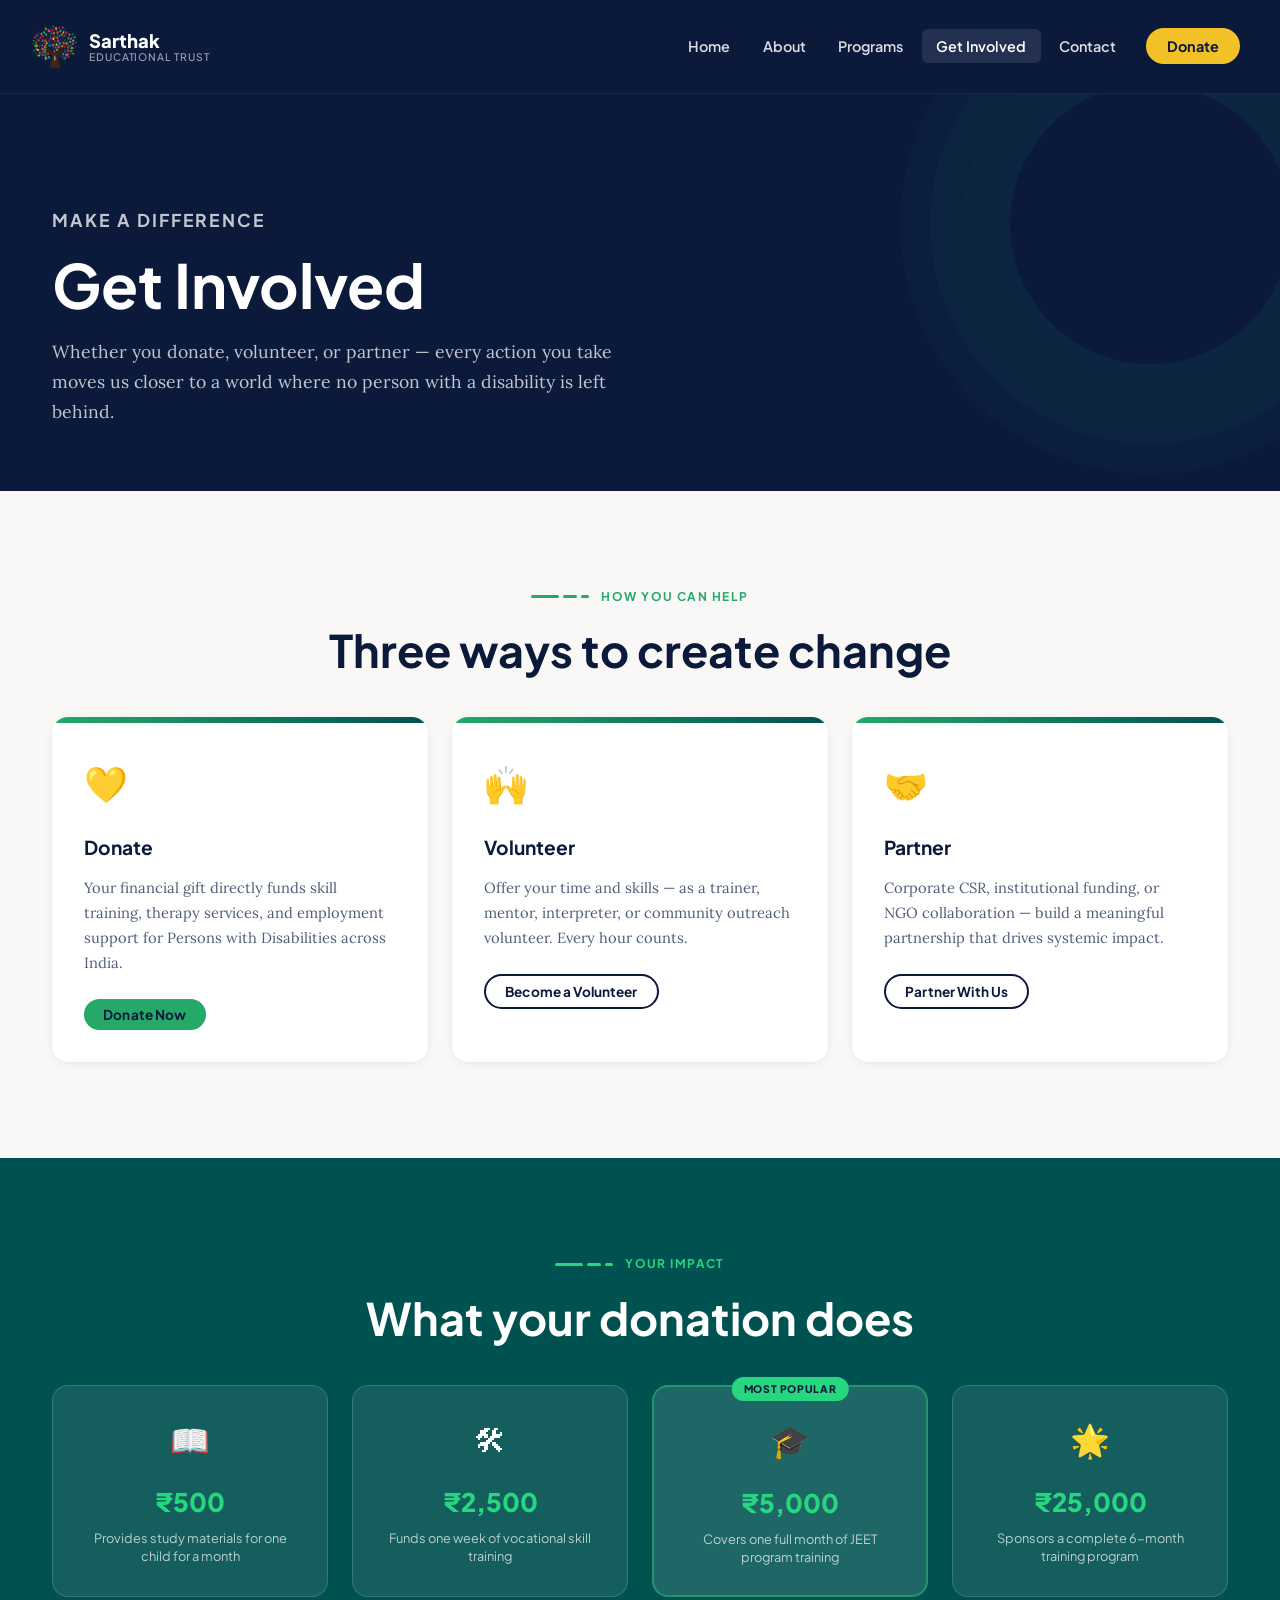
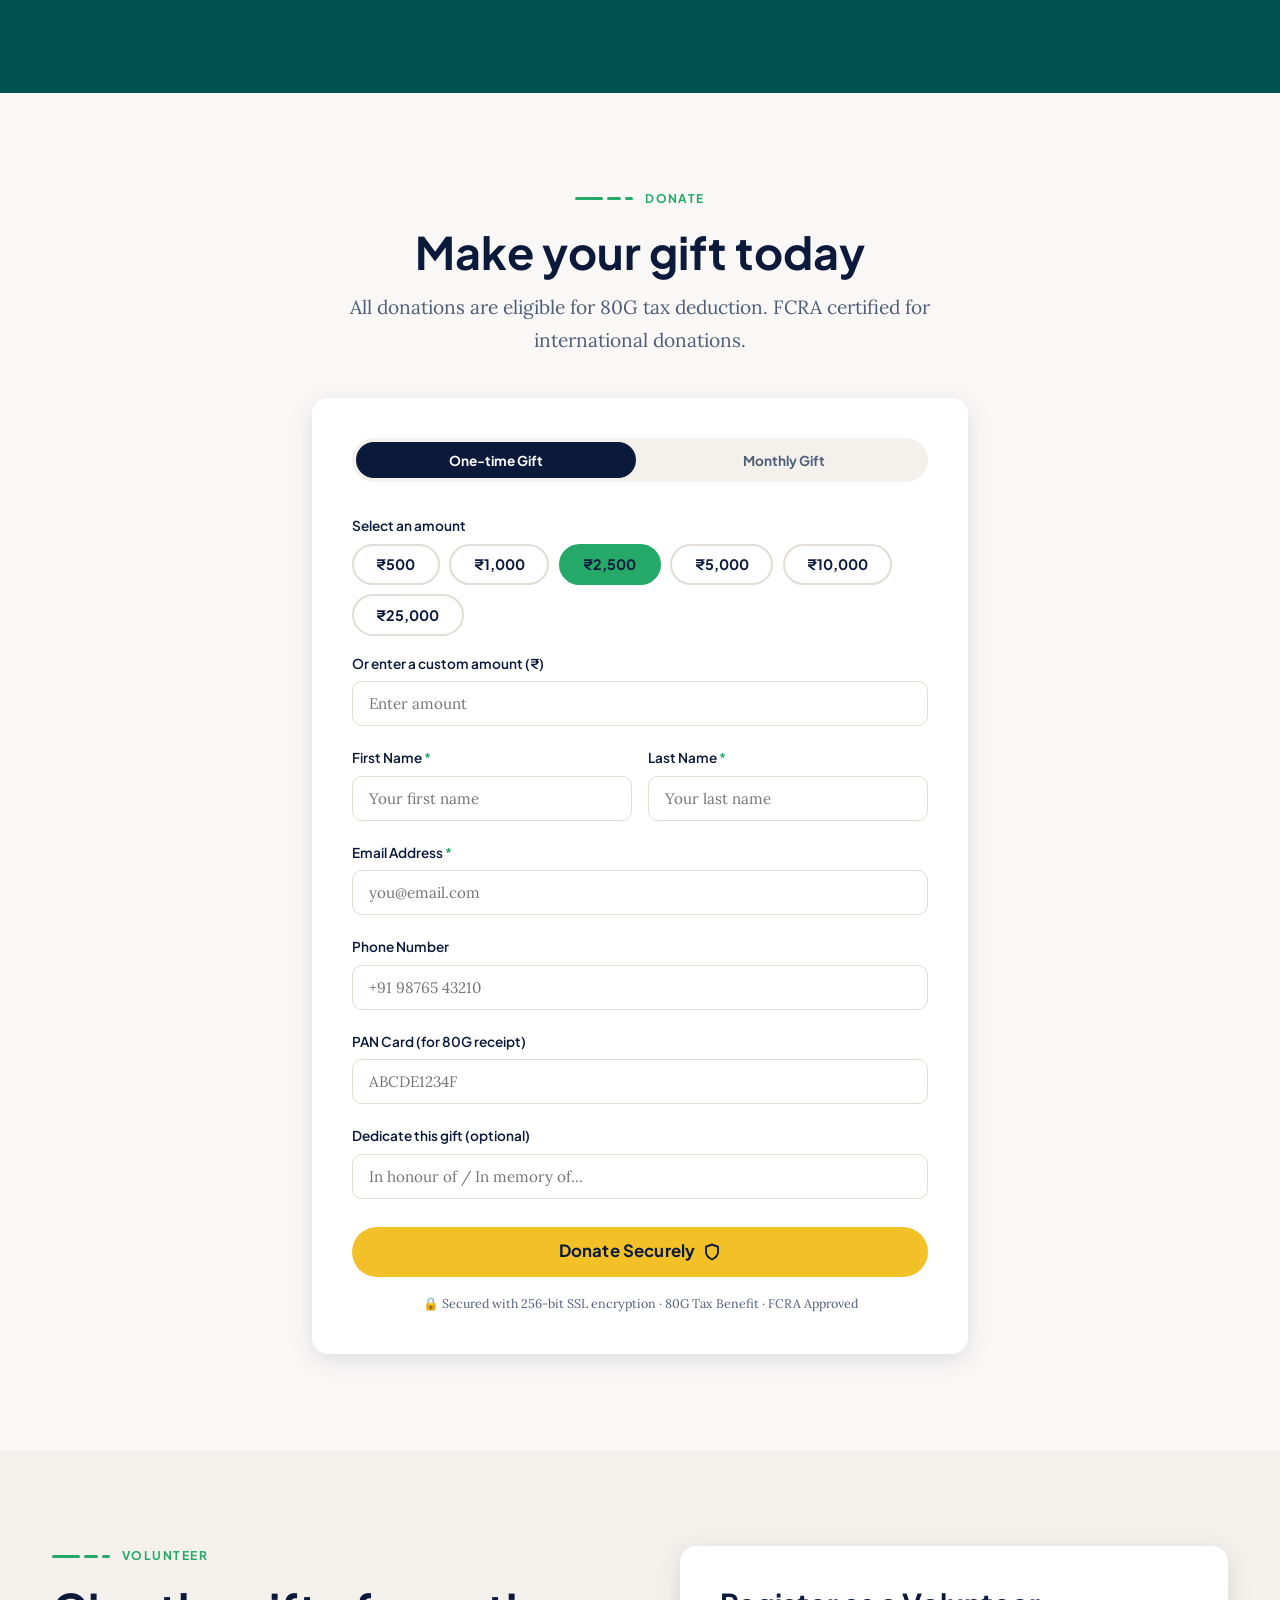
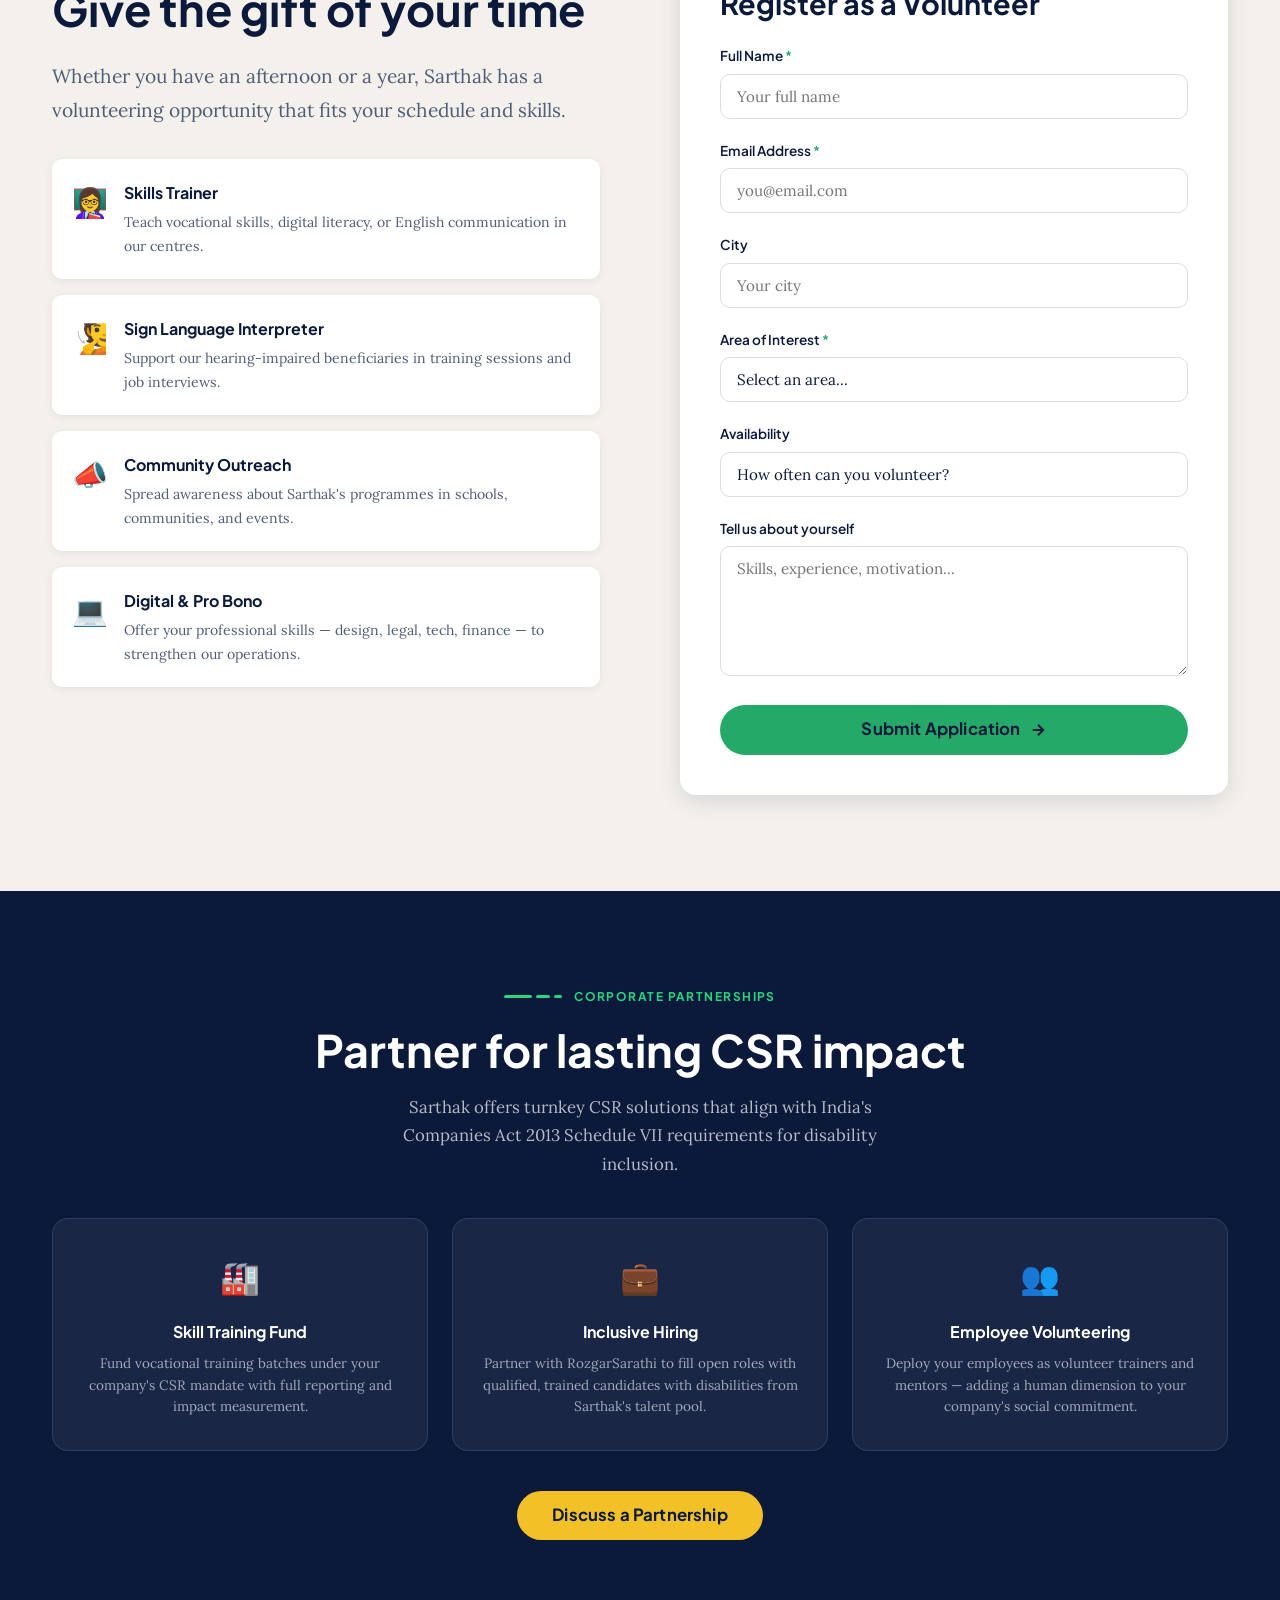
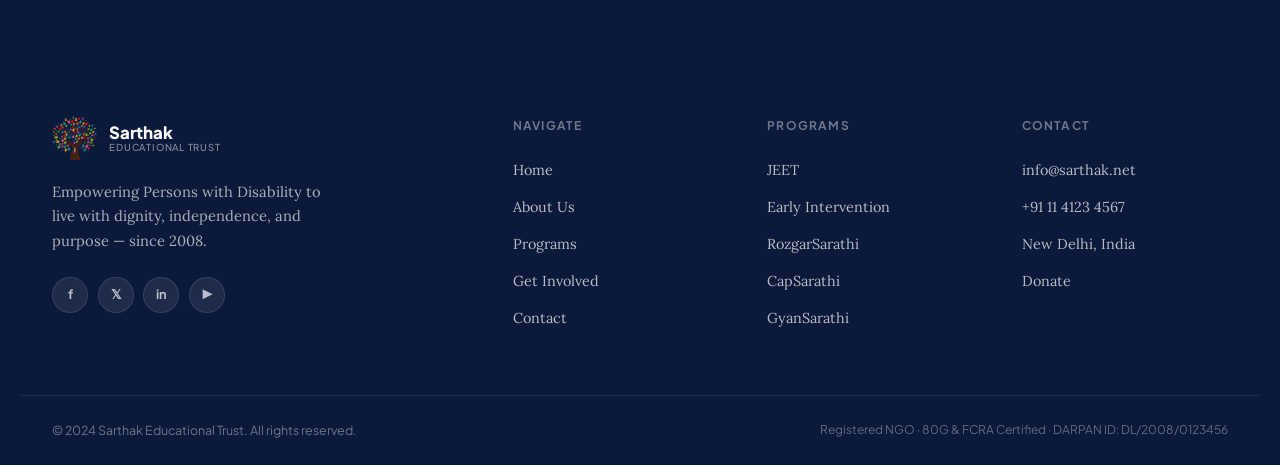
<file: get-involved.html>
<!DOCTYPE html>
<html lang="en">
<head>
  <meta charset="UTF-8" />
  <meta name="viewport" content="width=device-width, initial-scale=1.0" />
  <title>Get Involved — Sarthak Educational Trust</title>
  <link rel="stylesheet" href="styles.css" />
</head>
<body>

<!-- ══════════════════════════════════════════════════════ NAV -->
<nav class="nav">
  <div class="nav__inner">
    <a href="index.html" class="nav__logo">
      <div class="nav__logo-icon"><img src="Images/Sarthak%20logo%20png.png" alt="Sarthak logo"></div>
      <div class="nav__logo-text">Sarthak <small>Educational Trust</small></div>
    </a>
    <ul class="nav__links">
      <li><a href="index.html">Home</a></li>
      <li><a href="about.html">About</a></li>
      <li><a href="programs.html">Programs</a></li>
      <li><a href="get-involved.html" class="active">Get Involved</a></li>
      <li><a href="contact.html">Contact</a></li>
      <li><a href="get-involved.html" class="nav__donate">Donate</a></li>
    </ul>
    <button class="nav__toggle" id="nav-toggle" aria-label="Open menu">
      <span></span><span></span><span></span>
    </button>
  </div>
</nav>
<div class="nav__drawer" id="nav-drawer">
  <a href="index.html">Home</a>
  <a href="about.html">About</a>
  <a href="programs.html">Programs</a>
  <a href="get-involved.html">Get Involved</a>
  <a href="contact.html">Contact</a>
  <a href="get-involved.html" class="btn--yellow btn">Donate Now</a>
</div>

<!-- ══════════════════════════════════════════════════════ PAGE HERO -->
<div class="page-top">
  <div class="page-hero">
    <div class="page-hero__topo"></div>
    <div class="container">
      <p class="page-hero__eyebrow">Make a Difference</p>
      <h1>Get Involved</h1>
      <p>Whether you donate, volunteer, or partner — every action you take moves us closer to a world where no person with a disability is left behind.</p>
    </div>
  </div>
</div>

<!-- ══════════════════════════════════════════════════════ WAYS TO HELP -->
<section class="section section--cream">
  <div class="container">
    <div class="text-center mb-lg">
      <div class="sec-label" style="justify-content:center;">
        <div class="sec-label__line"><span></span><span></span><span></span></div>
        <span class="sec-label__text">How You Can Help</span>
      </div>
      <h2>Three ways to create change</h2>
    </div>

    <div style="display:grid; grid-template-columns:repeat(3,1fr); gap:1.5rem;">
      <div class="involve-card">
        <div class="involve-card__band"></div>
        <div class="involve-card__body">
          <div class="involve-card__icon">💛</div>
          <div class="involve-card__title">Donate</div>
          <p style="font-size:.92rem; color:var(--text-muted);">Your financial gift directly funds skill training, therapy services, and employment support for Persons with Disabilities across India.</p>
          <a href="#donate" class="btn btn--green mt-md btn--sm">Donate Now</a>
        </div>
      </div>
      <div class="involve-card">
        <div class="involve-card__band"></div>
        <div class="involve-card__body">
          <div class="involve-card__icon">🙌</div>
          <div class="involve-card__title">Volunteer</div>
          <p style="font-size:.92rem; color:var(--text-muted);">Offer your time and skills — as a trainer, mentor, interpreter, or community outreach volunteer. Every hour counts.</p>
          <a href="#volunteer" class="btn btn--outline-navy mt-md btn--sm">Become a Volunteer</a>
        </div>
      </div>
      <div class="involve-card">
        <div class="involve-card__band"></div>
        <div class="involve-card__body">
          <div class="involve-card__icon">🤝</div>
          <div class="involve-card__title">Partner</div>
          <p style="font-size:.92rem; color:var(--text-muted);">Corporate CSR, institutional funding, or NGO collaboration — build a meaningful partnership that drives systemic impact.</p>
          <a href="contact.html" class="btn btn--outline-navy mt-md btn--sm">Partner With Us</a>
        </div>
      </div>
    </div>
  </div>
</section>

<!-- ══════════════════════════════════════════════════════ IMPACT OF DONATION -->
<section class="section section--teal">
  <div class="container">
    <div class="text-center mb-lg">
      <div class="sec-label" style="justify-content:center;">
        <div class="sec-label__line"><span></span><span></span><span></span></div>
        <span class="sec-label__text">Your Impact</span>
      </div>
      <h2 style="color:var(--white);">What your donation does</h2>
    </div>

    <div style="display:grid; grid-template-columns:repeat(4,1fr); gap:1.5rem;">
      <div style="background:rgba(255,255,255,.08); border:1px solid rgba(255,255,255,.15); border-radius:var(--r-lg); padding:1.75rem; text-align:center;">
        <div style="font-size:2rem; margin-bottom:.75rem;">📖</div>
        <div style="font-family:var(--font-head); font-size:1.6rem; font-weight:800; color:var(--green-bright);">₹500</div>
        <div style="font-family:var(--font-head); font-size:.8rem; color:rgba(255,255,255,.7); margin-top:.4rem; line-height:1.4;">Provides study materials for one child for a month</div>
      </div>
      <div style="background:rgba(255,255,255,.08); border:1px solid rgba(255,255,255,.15); border-radius:var(--r-lg); padding:1.75rem; text-align:center;">
        <div style="font-size:2rem; margin-bottom:.75rem;">🛠</div>
        <div style="font-family:var(--font-head); font-size:1.6rem; font-weight:800; color:var(--green-bright);">₹2,500</div>
        <div style="font-family:var(--font-head); font-size:.8rem; color:rgba(255,255,255,.7); margin-top:.4rem; line-height:1.4;">Funds one week of vocational skill training</div>
      </div>
      <div style="background:rgba(255,255,255,.12); border:2px solid rgba(38,215,128,.4); border-radius:var(--r-lg); padding:1.75rem; text-align:center; position:relative;">
        <div style="position:absolute; top:-10px; left:50%; transform:translateX(-50%); background:var(--green-bright); color:var(--navy); font-family:var(--font-head); font-size:.65rem; font-weight:800; letter-spacing:.06em; text-transform:uppercase; padding:.2rem .75rem; border-radius:999px;">Most Popular</div>
        <div style="font-size:2rem; margin-bottom:.75rem;">🎓</div>
        <div style="font-family:var(--font-head); font-size:1.6rem; font-weight:800; color:var(--green-bright);">₹5,000</div>
        <div style="font-family:var(--font-head); font-size:.8rem; color:rgba(255,255,255,.7); margin-top:.4rem; line-height:1.4;">Covers one full month of JEET program training</div>
      </div>
      <div style="background:rgba(255,255,255,.08); border:1px solid rgba(255,255,255,.15); border-radius:var(--r-lg); padding:1.75rem; text-align:center;">
        <div style="font-size:2rem; margin-bottom:.75rem;">🌟</div>
        <div style="font-family:var(--font-head); font-size:1.6rem; font-weight:800; color:var(--green-bright);">₹25,000</div>
        <div style="font-family:var(--font-head); font-size:.8rem; color:rgba(255,255,255,.7); margin-top:.4rem; line-height:1.4;">Sponsors a complete 6-month training program</div>
      </div>
    </div>
  </div>
</section>

<!-- ══════════════════════════════════════════════════════ DONATE FORM -->
<section id="donate" class="section section--cream">
  <div class="container" style="max-width:720px;">
    <div class="text-center mb-lg">
      <div class="sec-label" style="justify-content:center;">
        <div class="sec-label__line"><span></span><span></span><span></span></div>
        <span class="sec-label__text">Donate</span>
      </div>
      <h2>Make your gift today</h2>
      <p class="lead mt-sm">All donations are eligible for 80G tax deduction. FCRA certified for international donations.</p>
    </div>

    <div style="background:var(--white); border-radius:var(--r-lg); padding:2.5rem; box-shadow:var(--shadow-md);">
      <!-- Donation type toggle -->
      <div style="display:flex; gap:.5rem; background:var(--cream-warm); border-radius:var(--r-pill); padding:.25rem; margin-bottom:2rem;">
        <button style="flex:1; padding:.6rem; border-radius:var(--r-pill); background:var(--navy); color:var(--white); font-family:var(--font-head); font-size:.85rem; font-weight:700; border:none; cursor:pointer;">One-time Gift</button>
        <button style="flex:1; padding:.6rem; border-radius:var(--r-pill); background:transparent; color:var(--text-muted); font-family:var(--font-head); font-size:.85rem; font-weight:700; border:none; cursor:pointer;">Monthly Gift</button>
      </div>

      <!-- Amount chips -->
      <div class="form-label">Select an amount</div>
      <div class="amount-chips">
        <button class="amount-chip">₹500</button>
        <button class="amount-chip">₹1,000</button>
        <button class="amount-chip active">₹2,500</button>
        <button class="amount-chip">₹5,000</button>
        <button class="amount-chip">₹10,000</button>
        <button class="amount-chip">₹25,000</button>
      </div>

      <div class="form-group">
        <label class="form-label">Or enter a custom amount (₹)</label>
        <input type="number" class="form-control" placeholder="Enter amount" min="100" />
      </div>

      <!-- Donor info -->
      <div style="display:grid; grid-template-columns:1fr 1fr; gap:1rem;">
        <div class="form-group">
          <label class="form-label">First Name <span style="color:var(--green);">*</span></label>
          <input type="text" class="form-control" placeholder="Your first name" />
        </div>
        <div class="form-group">
          <label class="form-label">Last Name <span style="color:var(--green);">*</span></label>
          <input type="text" class="form-control" placeholder="Your last name" />
        </div>
      </div>

      <div class="form-group">
        <label class="form-label">Email Address <span style="color:var(--green);">*</span></label>
        <input type="email" class="form-control" placeholder="you@email.com" />
      </div>

      <div class="form-group">
        <label class="form-label">Phone Number</label>
        <input type="tel" class="form-control" placeholder="+91 98765 43210" />
      </div>

      <div class="form-group">
        <label class="form-label">PAN Card (for 80G receipt)</label>
        <input type="text" class="form-control" placeholder="ABCDE1234F" />
      </div>

      <div class="form-group">
        <label class="form-label">Dedicate this gift (optional)</label>
        <input type="text" class="form-control" placeholder="In honour of / In memory of..." />
      </div>

      <button class="btn btn--yellow btn--lg" style="width:100%; justify-content:center; margin-top:.5rem;">
        Donate Securely
        <svg viewBox="0 0 24 24" fill="none" stroke="currentColor" stroke-width="2.5"><path d="M12 22s8-4 8-10V5l-8-3-8 3v7c0 6 8 10 8 10z"/></svg>
      </button>

      <p style="text-align:center; font-size:.78rem; color:var(--text-muted); margin-top:1rem;">
        🔒 Secured with 256-bit SSL encryption · 80G Tax Benefit · FCRA Approved
      </p>
    </div>
  </div>
</section>

<!-- ══════════════════════════════════════════════════════ VOLUNTEER -->
<section id="volunteer" class="section section--warm">
  <div class="container">
    <div style="display:grid; grid-template-columns:1fr 1fr; gap:5rem; align-items:start;">
      <div>
        <div class="sec-label">
          <div class="sec-label__line"><span></span><span></span><span></span></div>
          <span class="sec-label__text">Volunteer</span>
        </div>
        <h2>Give the gift of your time</h2>
        <p class="lead mt-md">Whether you have an afternoon or a year, Sarthak has a volunteering opportunity that fits your schedule and skills.</p>

        <div style="display:flex; flex-direction:column; gap:1rem; margin-top:2rem;">
          <div style="display:flex; gap:1rem; align-items:flex-start; padding:1.25rem; background:var(--white); border-radius:var(--r-md); box-shadow:var(--shadow-sm);">
            <div style="font-size:1.8rem; flex-shrink:0;">👩‍🏫</div>
            <div>
              <div style="font-family:var(--font-head); font-weight:700; color:var(--navy); margin-bottom:.3rem;">Skills Trainer</div>
              <div style="font-size:.88rem; color:var(--text-muted);">Teach vocational skills, digital literacy, or English communication in our centres.</div>
            </div>
          </div>
          <div style="display:flex; gap:1rem; align-items:flex-start; padding:1.25rem; background:var(--white); border-radius:var(--r-md); box-shadow:var(--shadow-sm);">
            <div style="font-size:1.8rem; flex-shrink:0;">🧏</div>
            <div>
              <div style="font-family:var(--font-head); font-weight:700; color:var(--navy); margin-bottom:.3rem;">Sign Language Interpreter</div>
              <div style="font-size:.88rem; color:var(--text-muted);">Support our hearing-impaired beneficiaries in training sessions and job interviews.</div>
            </div>
          </div>
          <div style="display:flex; gap:1rem; align-items:flex-start; padding:1.25rem; background:var(--white); border-radius:var(--r-md); box-shadow:var(--shadow-sm);">
            <div style="font-size:1.8rem; flex-shrink:0;">📣</div>
            <div>
              <div style="font-family:var(--font-head); font-weight:700; color:var(--navy); margin-bottom:.3rem;">Community Outreach</div>
              <div style="font-size:.88rem; color:var(--text-muted);">Spread awareness about Sarthak's programmes in schools, communities, and events.</div>
            </div>
          </div>
          <div style="display:flex; gap:1rem; align-items:flex-start; padding:1.25rem; background:var(--white); border-radius:var(--r-md); box-shadow:var(--shadow-sm);">
            <div style="font-size:1.8rem; flex-shrink:0;">💻</div>
            <div>
              <div style="font-family:var(--font-head); font-weight:700; color:var(--navy); margin-bottom:.3rem;">Digital &amp; Pro Bono</div>
              <div style="font-size:.88rem; color:var(--text-muted);">Offer your professional skills — design, legal, tech, finance — to strengthen our operations.</div>
            </div>
          </div>
        </div>
      </div>

      <!-- Volunteer sign-up form -->
      <div style="background:var(--white); border-radius:var(--r-lg); padding:2.5rem; box-shadow:var(--shadow-md);">
        <h3 style="margin-bottom:1.5rem;">Register as a Volunteer</h3>

        <div class="form-group">
          <label class="form-label">Full Name <span style="color:var(--green);">*</span></label>
          <input type="text" class="form-control" placeholder="Your full name" />
        </div>
        <div class="form-group">
          <label class="form-label">Email Address <span style="color:var(--green);">*</span></label>
          <input type="email" class="form-control" placeholder="you@email.com" />
        </div>
        <div class="form-group">
          <label class="form-label">City</label>
          <input type="text" class="form-control" placeholder="Your city" />
        </div>
        <div class="form-group">
          <label class="form-label">Area of Interest <span style="color:var(--green);">*</span></label>
          <select class="form-control">
            <option value="">Select an area...</option>
            <option>Skills Training</option>
            <option>Sign Language Interpretation</option>
            <option>Community Outreach</option>
            <option>Digital / Technology</option>
            <option>Legal / Finance Pro Bono</option>
            <option>Other</option>
          </select>
        </div>
        <div class="form-group">
          <label class="form-label">Availability</label>
          <select class="form-control">
            <option value="">How often can you volunteer?</option>
            <option>Weekends only</option>
            <option>Weekday evenings</option>
            <option>Full-time (internship)</option>
            <option>Flexible</option>
          </select>
        </div>
        <div class="form-group">
          <label class="form-label">Tell us about yourself</label>
          <textarea class="form-control" placeholder="Skills, experience, motivation..."></textarea>
        </div>

        <button class="btn btn--green btn--lg" style="width:100%; justify-content:center;">
          Submit Application
          <svg viewBox="0 0 24 24" fill="none" stroke="currentColor" stroke-width="2.5"><path d="M5 12h14M12 5l7 7-7 7"/></svg>
        </button>
      </div>
    </div>
  </div>
</section>

<!-- ══════════════════════════════════════════════════════ CSR / CORPORATE -->
<section class="section section--navy">
  <div class="container">
    <div class="text-center mb-lg">
      <div class="sec-label" style="justify-content:center;">
        <div class="sec-label__line"><span></span><span></span><span></span></div>
        <span class="sec-label__text">Corporate Partnerships</span>
      </div>
      <h2 style="color:var(--white);">Partner for lasting CSR impact</h2>
      <p style="color:rgba(255,255,255,.7); max-width:540px; margin:1rem auto 0; font-size:1.05rem;">Sarthak offers turnkey CSR solutions that align with India's Companies Act 2013 Schedule VII requirements for disability inclusion.</p>
    </div>

    <div style="display:grid; grid-template-columns:repeat(3,1fr); gap:1.5rem; margin-top:1rem;">
      <div class="pillar" style="padding:2rem 1.5rem;">
        <div style="font-size:2rem; margin-bottom:.75rem;">🏭</div>
        <div style="font-family:var(--font-head); font-weight:700; color:var(--white); font-size:1rem; margin-bottom:.5rem;">Skill Training Fund</div>
        <div style="font-size:.85rem; color:rgba(255,255,255,.6); line-height:1.6;">Fund vocational training batches under your company's CSR mandate with full reporting and impact measurement.</div>
      </div>
      <div class="pillar" style="padding:2rem 1.5rem;">
        <div style="font-size:2rem; margin-bottom:.75rem;">💼</div>
        <div style="font-family:var(--font-head); font-weight:700; color:var(--white); font-size:1rem; margin-bottom:.5rem;">Inclusive Hiring</div>
        <div style="font-size:.85rem; color:rgba(255,255,255,.6); line-height:1.6;">Partner with RozgarSarathi to fill open roles with qualified, trained candidates with disabilities from Sarthak's talent pool.</div>
      </div>
      <div class="pillar" style="padding:2rem 1.5rem;">
        <div style="font-size:2rem; margin-bottom:.75rem;">👥</div>
        <div style="font-family:var(--font-head); font-weight:700; color:var(--white); font-size:1rem; margin-bottom:.5rem;">Employee Volunteering</div>
        <div style="font-size:.85rem; color:rgba(255,255,255,.6); line-height:1.6;">Deploy your employees as volunteer trainers and mentors — adding a human dimension to your company's social commitment.</div>
      </div>
    </div>

    <div class="text-center mt-lg">
      <a href="contact.html" class="btn btn--yellow btn--lg">Discuss a Partnership</a>
    </div>
  </div>
</section>

<!-- ══════════════════════════════════════════════════════ FOOTER -->
<footer class="footer">
  <div class="footer__grid">
    <div class="footer__brand">
      <div class="footer__brand-logo">
        <div class="icon"><img src="Images/Sarthak%20logo%20png.png" alt="Sarthak logo"></div>
        <div class="name">Sarthak <small>Educational Trust</small></div>
      </div>
      <p class="footer__tagline">Empowering Persons with Disability to live with dignity, independence, and purpose — since 2008.</p>
      <div class="footer__socials">
        <a href="#" class="footer__social">f</a>
        <a href="#" class="footer__social">𝕏</a>
        <a href="#" class="footer__social">in</a>
        <a href="#" class="footer__social">▶</a>
      </div>
    </div>
    <div>
      <div class="footer__col-title">Navigate</div>
      <ul class="footer__links">
        <li><a href="index.html">Home</a></li>
        <li><a href="about.html">About Us</a></li>
        <li><a href="programs.html">Programs</a></li>
        <li><a href="get-involved.html">Get Involved</a></li>
        <li><a href="contact.html">Contact</a></li>
      </ul>
    </div>
    <div>
      <div class="footer__col-title">Programs</div>
      <ul class="footer__links">
        <li><a href="programs.html#jeet">JEET</a></li>
        <li><a href="programs.html#early">Early Intervention</a></li>
        <li><a href="programs.html#rozgar">RozgarSarathi</a></li>
        <li><a href="programs.html#cap">CapSarathi</a></li>
        <li><a href="programs.html#gyan">GyanSarathi</a></li>
      </ul>
    </div>
    <div>
      <div class="footer__col-title">Contact</div>
      <ul class="footer__links">
        <li><a href="mailto:info@sarthak.net">info@sarthak.net</a></li>
        <li><a href="tel:+911141234567">+91 11 4123 4567</a></li>
        <li><a href="#">New Delhi, India</a></li>
        <li><a href="get-involved.html">Donate</a></li>
      </ul>
    </div>
  </div>
  <div class="footer__bottom">
    <div class="footer__copy">© 2024 Sarthak Educational Trust. All rights reserved.</div>
    <div class="footer__reg">Registered NGO · 80G &amp; FCRA Certified · DARPAN ID: DL/2008/0123456</div>
  </div>
</footer>

<button id="scroll-top" aria-label="Scroll to top">
  <svg viewBox="0 0 24 24" fill="none" stroke="currentColor" stroke-width="2.5"><path d="M12 19V5M5 12l7-7 7 7"/></svg>
</button>

<script>
  const toggle = document.getElementById('nav-toggle');
  const drawer = document.getElementById('nav-drawer');
  toggle.addEventListener('click', () => drawer.classList.toggle('open'));
  const scrollBtn = document.getElementById('scroll-top');
  window.addEventListener('scroll', () => scrollBtn.classList.toggle('visible', window.scrollY > 400));
  scrollBtn.addEventListener('click', () => window.scrollTo({ top: 0, behavior: 'smooth' }));
  document.querySelectorAll('.amount-chip').forEach(chip => {
    chip.addEventListener('click', () => {
      document.querySelectorAll('.amount-chip').forEach(c => c.classList.remove('active'));
      chip.classList.add('active');
    });
  });
</script>
</body>
</html>
</file>
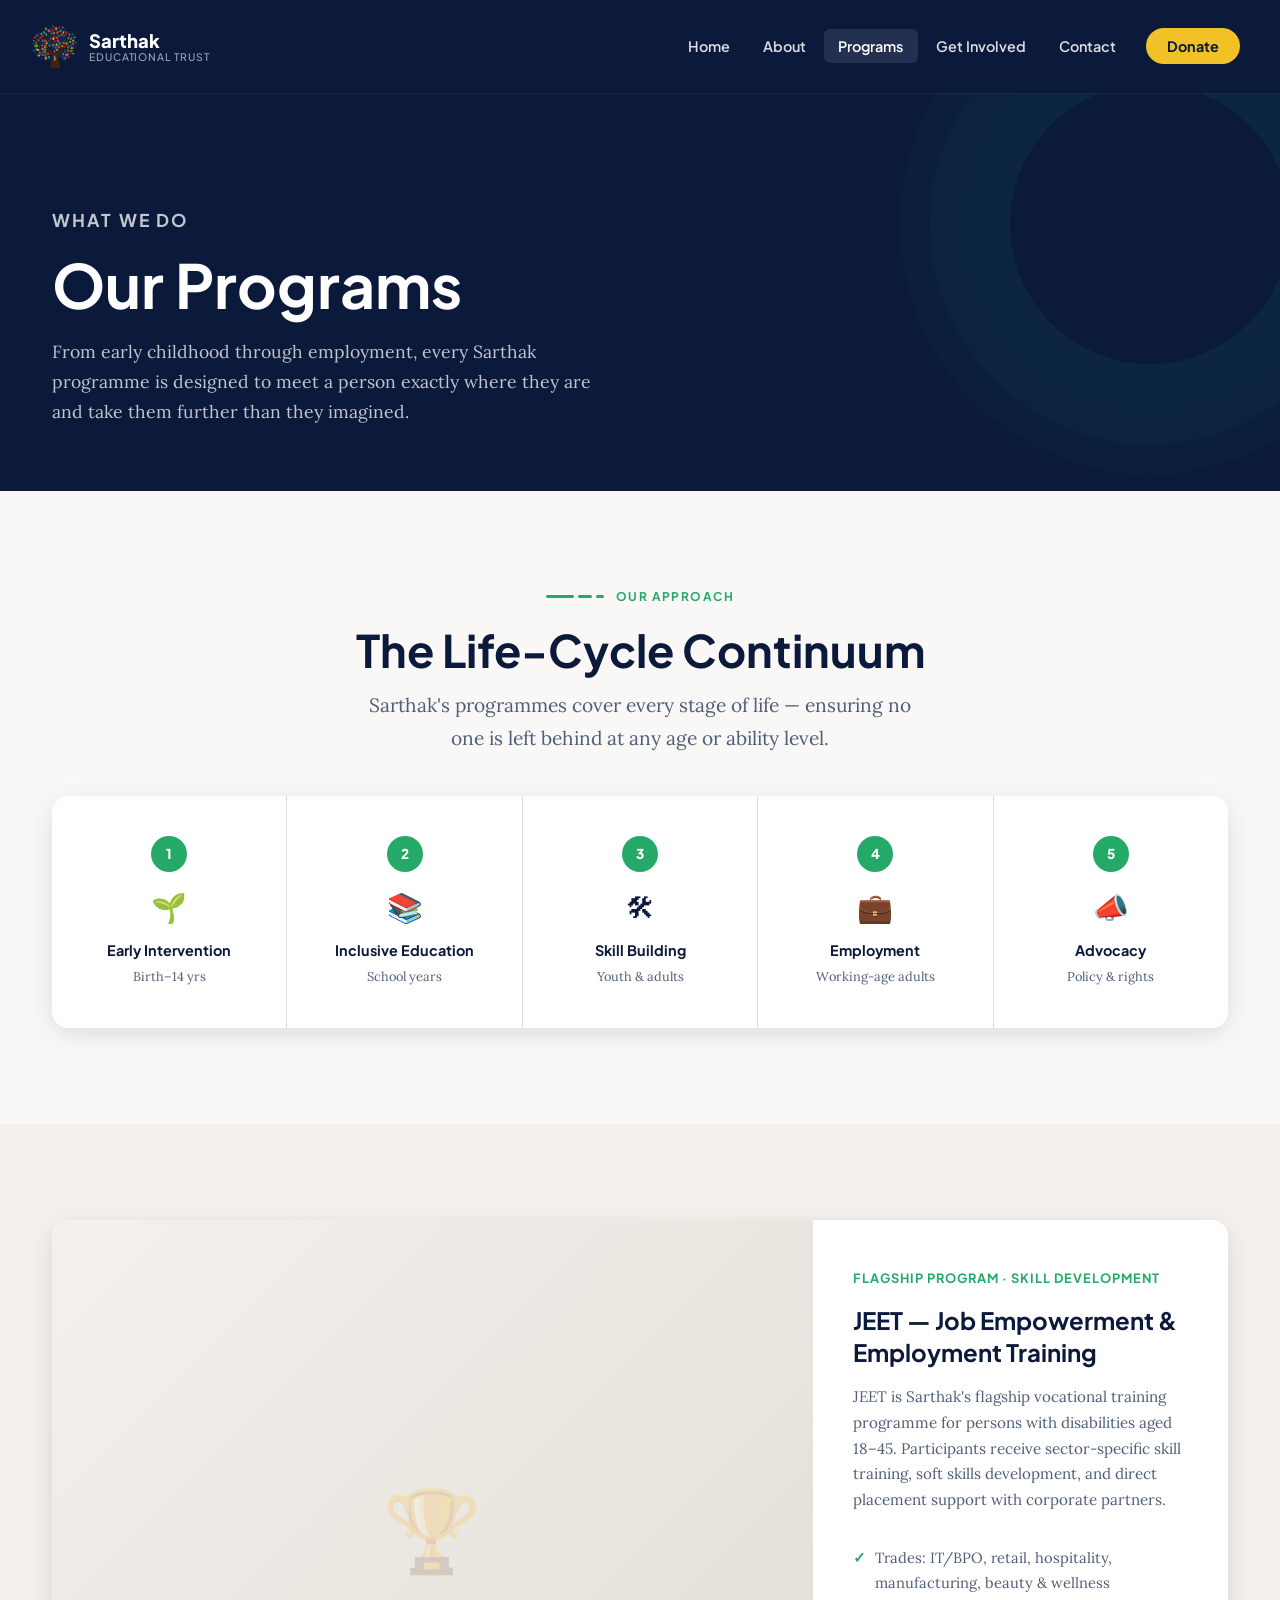
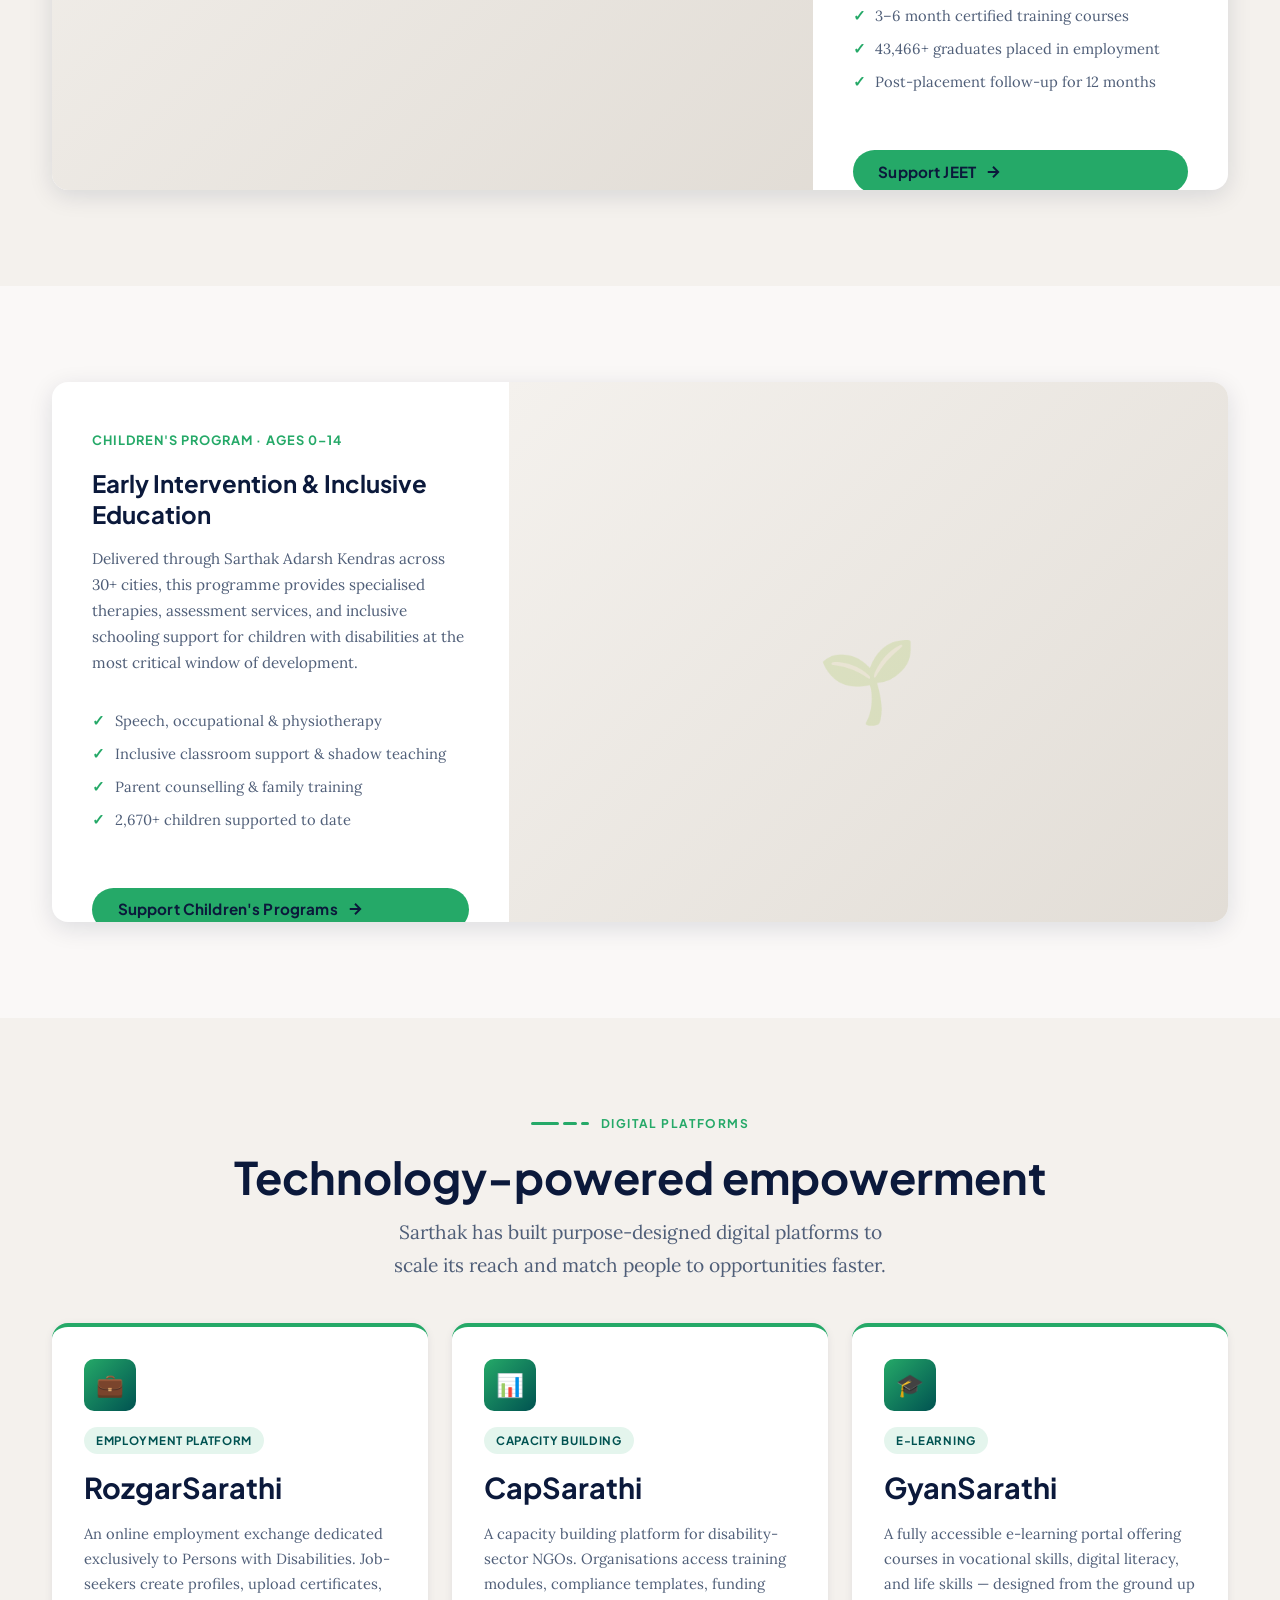
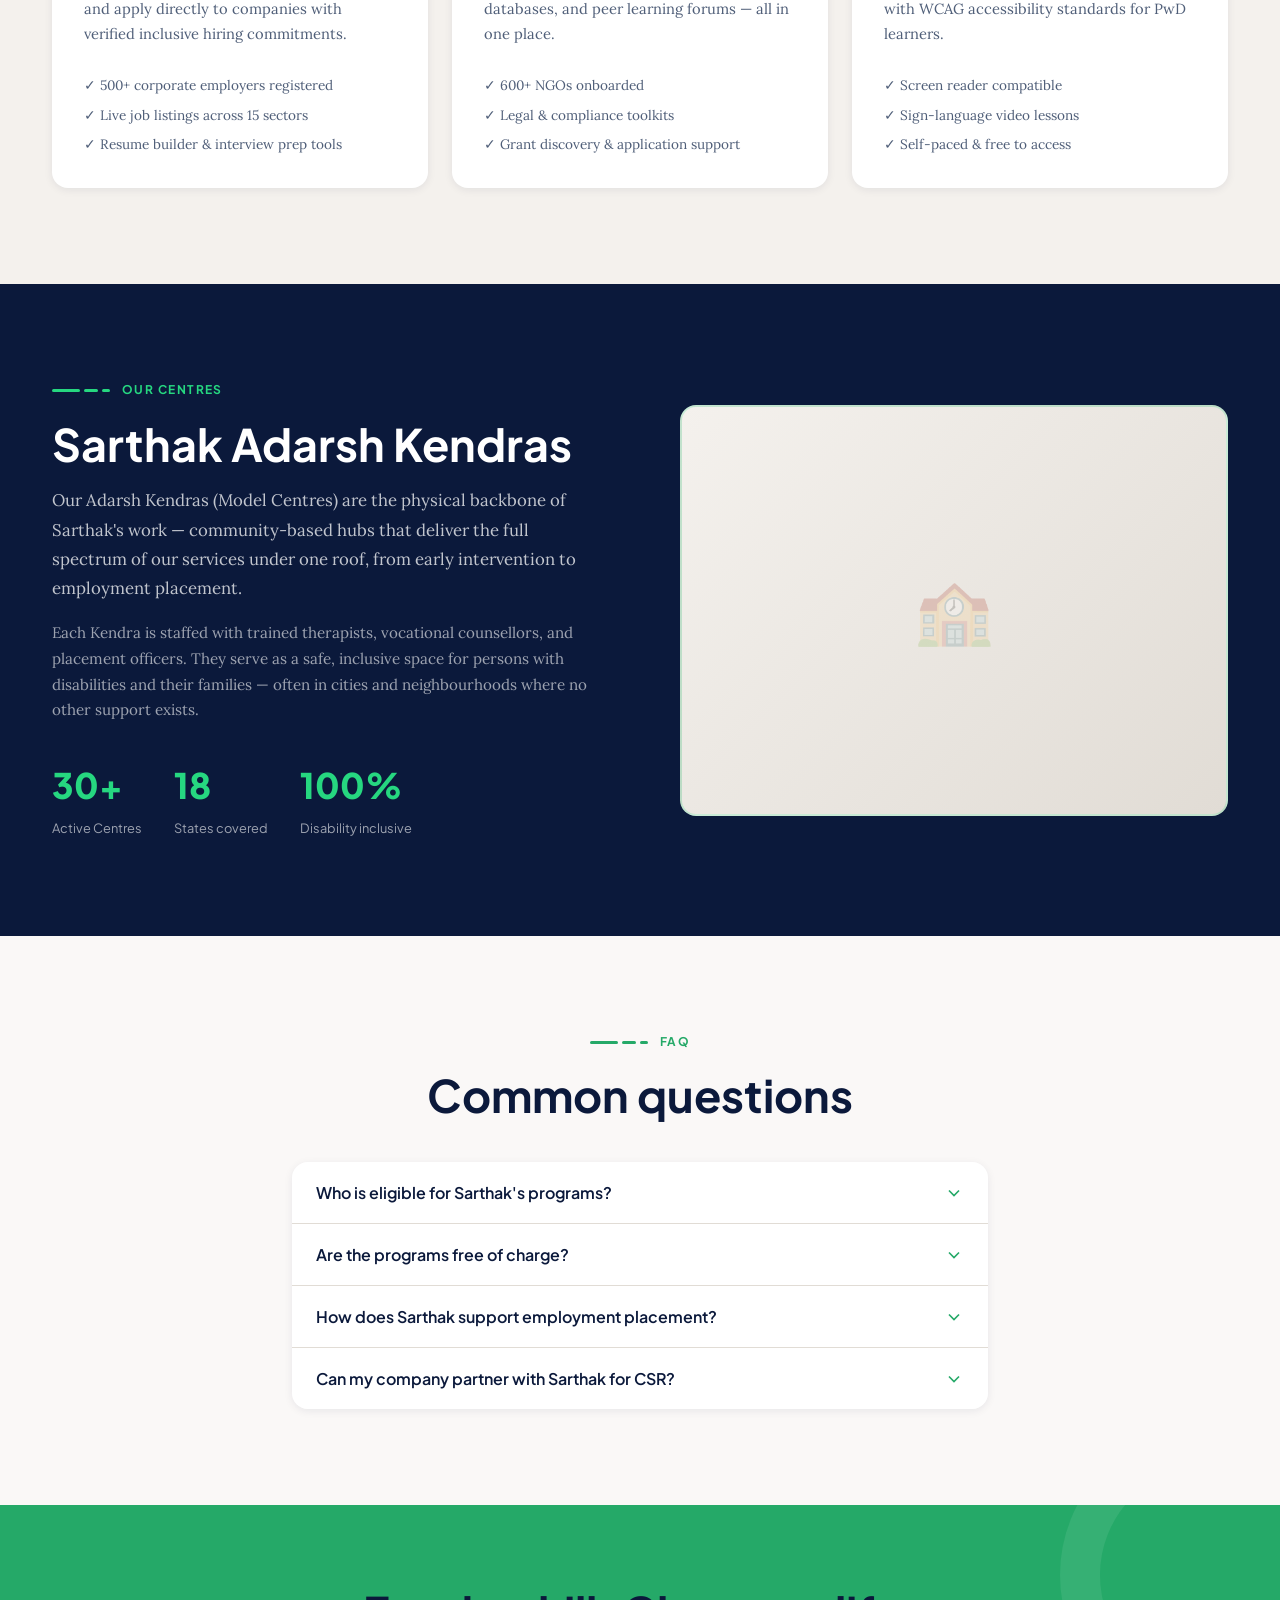
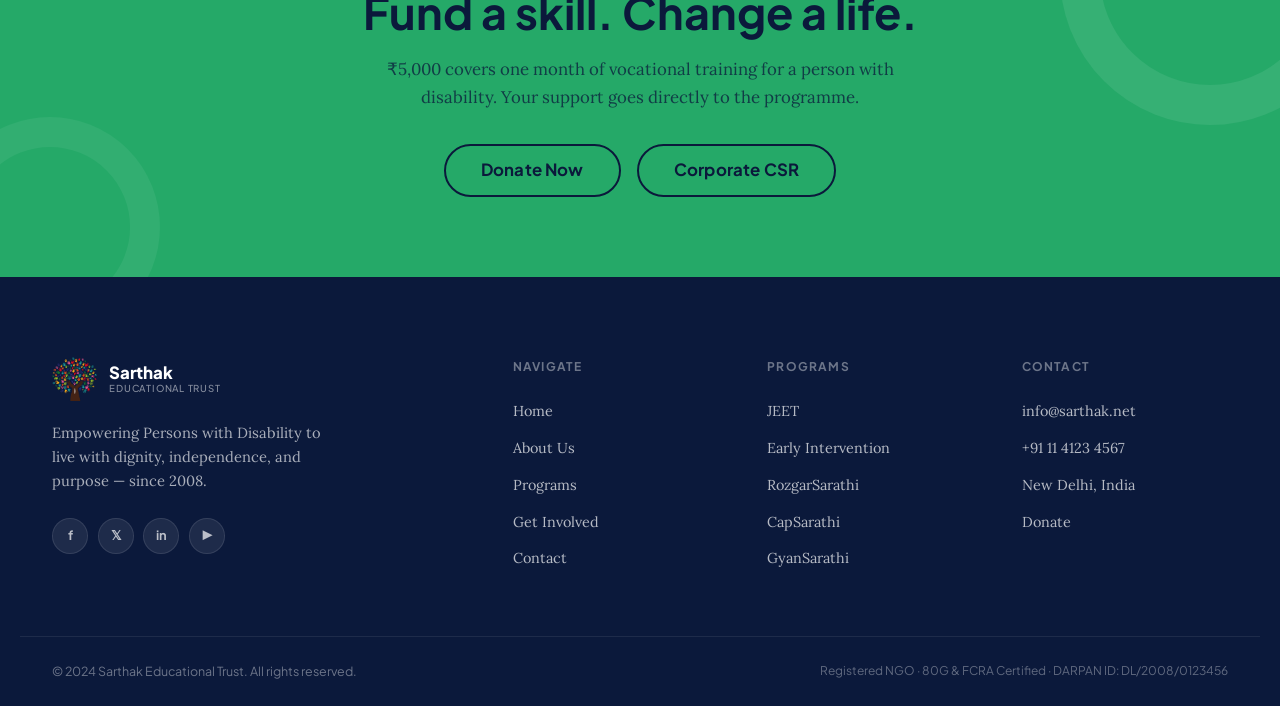
<file: programs.html>
<!DOCTYPE html>
<html lang="en">
<head>
  <meta charset="UTF-8" />
  <meta name="viewport" content="width=device-width, initial-scale=1.0" />
  <title>Programs — Sarthak Educational Trust</title>
  <link rel="stylesheet" href="styles.css" />
</head>
<body>

<!-- ══════════════════════════════════════════════════════ NAV -->
<nav class="nav">
  <div class="nav__inner">
    <a href="index.html" class="nav__logo">
      <div class="nav__logo-icon"><img src="Images/Sarthak%20logo%20png.png" alt="Sarthak logo"></div>
      <div class="nav__logo-text">Sarthak <small>Educational Trust</small></div>
    </a>
    <ul class="nav__links">
      <li><a href="index.html">Home</a></li>
      <li><a href="about.html">About</a></li>
      <li><a href="programs.html" class="active">Programs</a></li>
      <li><a href="get-involved.html">Get Involved</a></li>
      <li><a href="contact.html">Contact</a></li>
      <li><a href="get-involved.html" class="nav__donate">Donate</a></li>
    </ul>
    <button class="nav__toggle" id="nav-toggle" aria-label="Open menu">
      <span></span><span></span><span></span>
    </button>
  </div>
</nav>
<div class="nav__drawer" id="nav-drawer">
  <a href="index.html">Home</a>
  <a href="about.html">About</a>
  <a href="programs.html">Programs</a>
  <a href="get-involved.html">Get Involved</a>
  <a href="contact.html">Contact</a>
  <a href="get-involved.html" class="btn--yellow btn">Donate Now</a>
</div>

<!-- ══════════════════════════════════════════════════════ PAGE HERO -->
<div class="page-top">
  <div class="page-hero">
    <div class="page-hero__topo"></div>
    <div class="container">
      <p class="page-hero__eyebrow">What We Do</p>
      <h1>Our Programs</h1>
      <p>From early childhood through employment, every Sarthak programme is designed to meet a person exactly where they are and take them further than they imagined.</p>
    </div>
  </div>
</div>

<!-- ══════════════════════════════════════════════════════ LIFECYCLE OVERVIEW -->
<section class="section section--cream">
  <div class="container">
    <div class="text-center mb-lg">
      <div class="sec-label" style="justify-content:center;">
        <div class="sec-label__line"><span></span><span></span><span></span></div>
        <span class="sec-label__text">Our Approach</span>
      </div>
      <h2>The Life-Cycle Continuum</h2>
      <p class="lead mt-sm" style="max-width:560px; margin-inline:auto;">Sarthak's programmes cover every stage of life — ensuring no one is left behind at any age or ability level.</p>
    </div>
    <div class="lifecycle">
      <div class="lifecycle__step">
        <div class="lifecycle__num">1</div>
        <div class="lifecycle__icon">🌱</div>
        <div class="lifecycle__title">Early Intervention</div>
        <div class="lifecycle__desc">Birth–14 yrs</div>
      </div>
      <div class="lifecycle__step">
        <div class="lifecycle__num">2</div>
        <div class="lifecycle__icon">📚</div>
        <div class="lifecycle__title">Inclusive Education</div>
        <div class="lifecycle__desc">School years</div>
      </div>
      <div class="lifecycle__step">
        <div class="lifecycle__num">3</div>
        <div class="lifecycle__icon">🛠</div>
        <div class="lifecycle__title">Skill Building</div>
        <div class="lifecycle__desc">Youth &amp; adults</div>
      </div>
      <div class="lifecycle__step">
        <div class="lifecycle__num">4</div>
        <div class="lifecycle__icon">💼</div>
        <div class="lifecycle__title">Employment</div>
        <div class="lifecycle__desc">Working-age adults</div>
      </div>
      <div class="lifecycle__step">
        <div class="lifecycle__num">5</div>
        <div class="lifecycle__icon">📣</div>
        <div class="lifecycle__title">Advocacy</div>
        <div class="lifecycle__desc">Policy &amp; rights</div>
      </div>
    </div>
  </div>
</section>

<!-- ══════════════════════════════════════════════════════ JEET -->
<section id="jeet" class="section section--warm">
  <div class="container">
    <div class="article-feat">
      <div class="img-placeholder article-feat__img" style="min-height:360px; font-size:5rem;">🏆</div>
      <div class="article-feat__body">
        <div class="article-feat__date">Flagship Program · Skill Development</div>
        <h2 class="article-feat__title">JEET — Job Empowerment &amp; Employment Training</h2>
        <p class="article-feat__excerpt">
          JEET is Sarthak's flagship vocational training programme for persons with disabilities aged 18–45. Participants receive sector-specific skill training, soft skills development, and direct placement support with corporate partners.
        </p>
        <ul style="margin-top:1rem; display:flex; flex-direction:column; gap:.5rem;">
          <li style="display:flex; gap:.6rem; font-size:.92rem; color:var(--text-muted);">
            <span style="color:var(--green); font-weight:700; flex-shrink:0;">✓</span> Trades: IT/BPO, retail, hospitality, manufacturing, beauty &amp; wellness
          </li>
          <li style="display:flex; gap:.6rem; font-size:.92rem; color:var(--text-muted);">
            <span style="color:var(--green); font-weight:700; flex-shrink:0;">✓</span> 3–6 month certified training courses
          </li>
          <li style="display:flex; gap:.6rem; font-size:.92rem; color:var(--text-muted);">
            <span style="color:var(--green); font-weight:700; flex-shrink:0;">✓</span> 43,466+ graduates placed in employment
          </li>
          <li style="display:flex; gap:.6rem; font-size:.92rem; color:var(--text-muted);">
            <span style="color:var(--green); font-weight:700; flex-shrink:0;">✓</span> Post-placement follow-up for 12 months
          </li>
        </ul>
        <a href="get-involved.html" class="btn btn--green mt-lg">
          Support JEET
          <svg viewBox="0 0 24 24" fill="none" stroke="currentColor" stroke-width="2.5"><path d="M5 12h14M12 5l7 7-7 7"/></svg>
        </a>
      </div>
    </div>
  </div>
</section>

<!-- ══════════════════════════════════════════════════════ EARLY INTERVENTION -->
<section id="early" class="section section--cream">
  <div class="container">
    <div class="article-feat article-feat--flip">
      <div class="img-placeholder article-feat__img" style="min-height:360px; font-size:5rem;">🌱</div>
      <div class="article-feat__body">
        <div class="article-feat__date">Children's Program · Ages 0–14</div>
        <h2 class="article-feat__title">Early Intervention &amp; Inclusive Education</h2>
        <p class="article-feat__excerpt">
          Delivered through Sarthak Adarsh Kendras across 30+ cities, this programme provides specialised therapies, assessment services, and inclusive schooling support for children with disabilities at the most critical window of development.
        </p>
        <ul style="margin-top:1rem; display:flex; flex-direction:column; gap:.5rem;">
          <li style="display:flex; gap:.6rem; font-size:.92rem; color:var(--text-muted);">
            <span style="color:var(--green); font-weight:700; flex-shrink:0;">✓</span> Speech, occupational &amp; physiotherapy
          </li>
          <li style="display:flex; gap:.6rem; font-size:.92rem; color:var(--text-muted);">
            <span style="color:var(--green); font-weight:700; flex-shrink:0;">✓</span> Inclusive classroom support &amp; shadow teaching
          </li>
          <li style="display:flex; gap:.6rem; font-size:.92rem; color:var(--text-muted);">
            <span style="color:var(--green); font-weight:700; flex-shrink:0;">✓</span> Parent counselling &amp; family training
          </li>
          <li style="display:flex; gap:.6rem; font-size:.92rem; color:var(--text-muted);">
            <span style="color:var(--green); font-weight:700; flex-shrink:0;">✓</span> 2,670+ children supported to date
          </li>
        </ul>
        <a href="get-involved.html" class="btn btn--green mt-lg">
          Support Children's Programs
          <svg viewBox="0 0 24 24" fill="none" stroke="currentColor" stroke-width="2.5"><path d="M5 12h14M12 5l7 7-7 7"/></svg>
        </a>
      </div>
    </div>
  </div>
</section>

<!-- ══════════════════════════════════════════════════════ DIGITAL PROGRAMS -->
<section class="section section--warm">
  <div class="container">
    <div class="text-center mb-lg">
      <div class="sec-label" style="justify-content:center;">
        <div class="sec-label__line"><span></span><span></span><span></span></div>
        <span class="sec-label__text">Digital Platforms</span>
      </div>
      <h2>Technology-powered empowerment</h2>
      <p class="lead mt-sm" style="max-width:520px; margin-inline:auto;">Sarthak has built purpose-designed digital platforms to scale its reach and match people to opportunities faster.</p>
    </div>

    <div class="card-grid">
      <!-- RozgarSarathi -->
      <div id="rozgar" class="prog-card">
        <div class="prog-card__icon">💼</div>
        <div class="prog-card__tag">Employment Platform</div>
        <h3>RozgarSarathi</h3>
        <p style="font-size:.92rem; color:var(--text-muted);">
          An online employment exchange dedicated exclusively to Persons with Disabilities. Job-seekers create profiles, upload certificates, and apply directly to companies with verified inclusive hiring commitments.
        </p>
        <ul style="margin-top:.75rem; font-size:.85rem; color:var(--text-muted); display:flex; flex-direction:column; gap:.4rem;">
          <li>✓ 500+ corporate employers registered</li>
          <li>✓ Live job listings across 15 sectors</li>
          <li>✓ Resume builder &amp; interview prep tools</li>
        </ul>
      </div>

      <!-- CapSarathi -->
      <div id="cap" class="prog-card">
        <div class="prog-card__icon">📊</div>
        <div class="prog-card__tag">Capacity Building</div>
        <h3>CapSarathi</h3>
        <p style="font-size:.92rem; color:var(--text-muted);">
          A capacity building platform for disability-sector NGOs. Organisations access training modules, compliance templates, funding databases, and peer learning forums — all in one place.
        </p>
        <ul style="margin-top:.75rem; font-size:.85rem; color:var(--text-muted); display:flex; flex-direction:column; gap:.4rem;">
          <li>✓ 600+ NGOs onboarded</li>
          <li>✓ Legal &amp; compliance toolkits</li>
          <li>✓ Grant discovery &amp; application support</li>
        </ul>
      </div>

      <!-- GyanSarathi -->
      <div id="gyan" class="prog-card">
        <div class="prog-card__icon">🎓</div>
        <div class="prog-card__tag">E-Learning</div>
        <h3>GyanSarathi</h3>
        <p style="font-size:.92rem; color:var(--text-muted);">
          A fully accessible e-learning portal offering courses in vocational skills, digital literacy, and life skills — designed from the ground up with WCAG accessibility standards for PwD learners.
        </p>
        <ul style="margin-top:.75rem; font-size:.85rem; color:var(--text-muted); display:flex; flex-direction:column; gap:.4rem;">
          <li>✓ Screen reader compatible</li>
          <li>✓ Sign-language video lessons</li>
          <li>✓ Self-paced &amp; free to access</li>
        </ul>
      </div>
    </div>
  </div>
</section>

<!-- ══════════════════════════════════════════════════════ SARTHAK ADARSH KENDRAS -->
<section class="section section--navy">
  <div class="container">
    <div style="display:grid; grid-template-columns:1fr 1fr; gap:5rem; align-items:center;">
      <div>
        <div class="sec-label">
          <div class="sec-label__line"><span></span><span></span><span></span></div>
          <span class="sec-label__text">Our Centres</span>
        </div>
        <h2 style="color:var(--white);">Sarthak Adarsh Kendras</h2>
        <p style="color:rgba(255,255,255,.75); margin-top:1rem; font-size:1.05rem; line-height:1.75;">
          Our Adarsh Kendras (Model Centres) are the physical backbone of Sarthak's work — community-based hubs that deliver the full spectrum of our services under one roof, from early intervention to employment placement.
        </p>
        <p style="color:rgba(255,255,255,.6); margin-top:1rem; font-size:.95rem; line-height:1.7;">
          Each Kendra is staffed with trained therapists, vocational counsellors, and placement officers. They serve as a safe, inclusive space for persons with disabilities and their families — often in cities and neighbourhoods where no other support exists.
        </p>
        <div style="display:flex; gap:2rem; margin-top:2rem; flex-wrap:wrap;">
          <div>
            <div style="font-family:var(--font-head); font-size:2.2rem; font-weight:800; color:var(--green-bright);">30+</div>
            <div style="font-family:var(--font-head); font-size:.8rem; color:rgba(255,255,255,.6); margin-top:.2rem;">Active Centres</div>
          </div>
          <div>
            <div style="font-family:var(--font-head); font-size:2.2rem; font-weight:800; color:var(--green-bright);">18</div>
            <div style="font-family:var(--font-head); font-size:.8rem; color:rgba(255,255,255,.6); margin-top:.2rem;">States covered</div>
          </div>
          <div>
            <div style="font-family:var(--font-head); font-size:2.2rem; font-weight:800; color:var(--green-bright);">100%</div>
            <div style="font-family:var(--font-head); font-size:.8rem; color:rgba(255,255,255,.6); margin-top:.2rem;">Disability inclusive</div>
          </div>
        </div>
      </div>
      <div>
        <div class="img-placeholder" style="aspect-ratio:4/3; border-radius:16px; font-size:4rem; border:2px solid rgba(38,215,128,.2);">🏫</div>
      </div>
    </div>
  </div>
</section>

<!-- ══════════════════════════════════════════════════════ FAQ -->
<section class="section section--cream">
  <div class="container" style="max-width:760px;">
    <div class="text-center mb-lg">
      <div class="sec-label" style="justify-content:center;">
        <div class="sec-label__line"><span></span><span></span><span></span></div>
        <span class="sec-label__text">FAQ</span>
      </div>
      <h2>Common questions</h2>
    </div>

    <div class="accordion">
      <div class="accordion__item">
        <button class="accordion__trigger">
          Who is eligible for Sarthak's programs?
          <svg viewBox="0 0 24 24" fill="none" stroke="currentColor" stroke-width="2"><path d="M6 9l6 6 6-6"/></svg>
        </button>
        <div class="accordion__body">
          Our programmes are open to all Persons with Disabilities (physical, sensory, intellectual, and psycho-social) aged 0–45, depending on the specific programme. We particularly focus on individuals from low-income families who lack access to alternative services.
        </div>
      </div>
      <div class="accordion__item">
        <button class="accordion__trigger">
          Are the programs free of charge?
          <svg viewBox="0 0 24 24" fill="none" stroke="currentColor" stroke-width="2"><path d="M6 9l6 6 6-6"/></svg>
        </button>
        <div class="accordion__body">
          Yes. All of Sarthak's core programmes — including JEET training, early intervention services, and GyanSarathi e-learning — are provided free of cost to beneficiaries. We are funded through corporate CSR, grants, and individual donations.
        </div>
      </div>
      <div class="accordion__item">
        <button class="accordion__trigger">
          How does Sarthak support employment placement?
          <svg viewBox="0 0 24 24" fill="none" stroke="currentColor" stroke-width="2"><path d="M6 9l6 6 6-6"/></svg>
        </button>
        <div class="accordion__body">
          Through RozgarSarathi and direct corporate tie-ups, Sarthak facilitates interviews, job fairs, and on-boarding support. Our placement officers follow up with both the employer and the employee for 12 months post-placement to ensure stability.
        </div>
      </div>
      <div class="accordion__item">
        <button class="accordion__trigger">
          Can my company partner with Sarthak for CSR?
          <svg viewBox="0 0 24 24" fill="none" stroke="currentColor" stroke-width="2"><path d="M6 9l6 6 6-6"/></svg>
        </button>
        <div class="accordion__body">
          Absolutely. Sarthak offers comprehensive CSR partnerships covering employee volunteering, skills training funding, inclusive hiring initiatives, and co-branded awareness campaigns. Contact us or visit the Get Involved page to explore partnership models.
        </div>
      </div>
    </div>
  </div>
</section>

<!-- ══════════════════════════════════════════════════════ CTA BAND -->
<section class="cta-band">
  <div class="container text-center">
    <h2>Fund a skill. Change a life.</h2>
    <p>₹5,000 covers one month of vocational training for a person with disability. Your support goes directly to the programme.</p>
    <div style="display:flex; gap:1rem; justify-content:center; flex-wrap:wrap; margin-top:2rem;">
      <a href="get-involved.html" class="btn btn--outline-navy btn--lg">Donate Now</a>
      <a href="contact.html" class="btn btn--outline-navy btn--lg">Corporate CSR</a>
    </div>
  </div>
</section>

<!-- ══════════════════════════════════════════════════════ FOOTER -->
<footer class="footer">
  <div class="footer__grid">
    <div class="footer__brand">
      <div class="footer__brand-logo">
        <div class="icon"><img src="Images/Sarthak%20logo%20png.png" alt="Sarthak logo"></div>
        <div class="name">Sarthak <small>Educational Trust</small></div>
      </div>
      <p class="footer__tagline">Empowering Persons with Disability to live with dignity, independence, and purpose — since 2008.</p>
      <div class="footer__socials">
        <a href="#" class="footer__social">f</a>
        <a href="#" class="footer__social">𝕏</a>
        <a href="#" class="footer__social">in</a>
        <a href="#" class="footer__social">▶</a>
      </div>
    </div>
    <div>
      <div class="footer__col-title">Navigate</div>
      <ul class="footer__links">
        <li><a href="index.html">Home</a></li>
        <li><a href="about.html">About Us</a></li>
        <li><a href="programs.html">Programs</a></li>
        <li><a href="get-involved.html">Get Involved</a></li>
        <li><a href="contact.html">Contact</a></li>
      </ul>
    </div>
    <div>
      <div class="footer__col-title">Programs</div>
      <ul class="footer__links">
        <li><a href="programs.html#jeet">JEET</a></li>
        <li><a href="programs.html#early">Early Intervention</a></li>
        <li><a href="programs.html#rozgar">RozgarSarathi</a></li>
        <li><a href="programs.html#cap">CapSarathi</a></li>
        <li><a href="programs.html#gyan">GyanSarathi</a></li>
      </ul>
    </div>
    <div>
      <div class="footer__col-title">Contact</div>
      <ul class="footer__links">
        <li><a href="mailto:info@sarthak.net">info@sarthak.net</a></li>
        <li><a href="tel:+911141234567">+91 11 4123 4567</a></li>
        <li><a href="#">New Delhi, India</a></li>
        <li><a href="get-involved.html">Donate</a></li>
      </ul>
    </div>
  </div>
  <div class="footer__bottom">
    <div class="footer__copy">© 2024 Sarthak Educational Trust. All rights reserved.</div>
    <div class="footer__reg">Registered NGO · 80G &amp; FCRA Certified · DARPAN ID: DL/2008/0123456</div>
  </div>
</footer>

<button id="scroll-top" aria-label="Scroll to top">
  <svg viewBox="0 0 24 24" fill="none" stroke="currentColor" stroke-width="2.5"><path d="M12 19V5M5 12l7-7 7 7"/></svg>
</button>

<script>
  const toggle = document.getElementById('nav-toggle');
  const drawer = document.getElementById('nav-drawer');
  toggle.addEventListener('click', () => drawer.classList.toggle('open'));
  const scrollBtn = document.getElementById('scroll-top');
  window.addEventListener('scroll', () => scrollBtn.classList.toggle('visible', window.scrollY > 400));
  scrollBtn.addEventListener('click', () => window.scrollTo({ top: 0, behavior: 'smooth' }));
  document.querySelectorAll('.accordion__trigger').forEach(trigger => {
    trigger.addEventListener('click', () => {
      trigger.classList.toggle('open');
      trigger.nextElementSibling.classList.toggle('open');
    });
  });
</script>
</body>
</html>
</file>
<file: styles.css>
/* ================================================================
   SARTHAK — GLOBAL STYLESHEET
   Visual identity captured from americanforests.org (live extraction)
   Exact hex values, typography, spacing, and component patterns.
================================================================ */

@import url('https://fonts.googleapis.com/css2?family=Plus+Jakarta+Sans:ital,wght@0,300;0,400;0,500;0,600;0,700;0,800;1,400&family=Lora:ital,wght@0,400;0,500;0,600;1,400;1,500&display=swap');

/* ── Design tokens ───────────────────────────────────────────── */
:root {
  --navy:         #0B193B;   /* nav bg, headings, footer */
  --navy-90:      rgba(11,25,59,.9);
  --navy-60:      rgba(11,25,59,.6);
  --teal:         #005251;   /* section accents */
  --green:        #25A968;   /* primary CTA buttons */
  --green-bright: #26D780;   /* logo chevrons, accent lines */
  --green-dark:   #1a8050;
  --yellow:       #F2C127;   /* Donate/highlight button */
  --yellow-dark:  #d9a91e;
  --cream:        #FAF8F7;   /* page background */
  --cream-warm:   #F4F1ED;   /* alternate section bg */
  --gray-warm:    #E1DCD5;   /* borders, dividers */
  --white:        #FFFFFF;
  --text:         #0B193B;
  --text-muted:   #4f5e78;

  --font-head: 'Plus Jakarta Sans', sans-serif;
  --font-body: 'Lora', serif;

  --nav-h:   94px;
  --max-w:   1240px;
  --r-pill:  9999px;
  --r-lg:    16px;
  --r-md:    10px;
  --r-sm:    6px;

  --shadow-sm: 0 2px 8px rgba(11,25,59,.08);
  --shadow-md: 0 6px 24px rgba(11,25,59,.12);
  --shadow-lg: 0 16px 48px rgba(11,25,59,.20);

  --ease: all .22s ease;
}

/* ── Reset ───────────────────────────────────────────────────── */
*, *::before, *::after { box-sizing: border-box; margin: 0; padding: 0; }
html { scroll-behavior: smooth; font-size: 16px; }
body {
  font-family: var(--font-body);
  background: var(--cream);
  color: var(--text);
  line-height: 1.7;
  overflow-x: hidden;
}
img { display: block; max-width: 100%; height: auto; }
a { color: inherit; text-decoration: none; }
ul { list-style: none; }
button { cursor: pointer; border: none; background: none; font-family: inherit; }

/* ── Typography ──────────────────────────────────────────────── */
h1,h2,h3,h4,h5,h6 {
  font-family: var(--font-head);
  font-weight: 700;
  line-height: 1.2;
  color: var(--navy);
}
h1 { font-size: clamp(2.2rem, 5vw, 3.8rem); }
h2 { font-size: clamp(1.8rem, 3.5vw, 2.8rem); }
h3 { font-size: clamp(1.3rem, 2.5vw, 1.8rem); }
h4 { font-size: 1.2rem; }
p  { font-size: 1.05rem; }

.lead {
  font-family: var(--font-body);
  font-size: 1.2rem;
  line-height: 1.75;
  color: var(--text-muted);
}

/* ── Layout helpers ──────────────────────────────────────────── */
.container {
  width: 100%;
  max-width: var(--max-w);
  margin-inline: auto;
  padding-inline: 2rem;
}
.section { padding-block: 6rem; }
.section--cream  { background: var(--cream); }
.section--warm   { background: var(--cream-warm); }
.section--navy   { background: var(--navy); color: var(--white); }
.section--teal   { background: var(--teal); color: var(--white); }

/* ── Section heading (americanforests.org signature style) ────── */
.sec-label {
  display: flex;
  align-items: center;
  gap: .75rem;
  margin-bottom: 1rem;
}
.sec-label__line {
  display: flex;
  align-items: center;
  gap: 4px;
}
.sec-label__line span {
  display: block;
  height: 3px;
  border-radius: 2px;
  background: var(--green);
}
.sec-label__line span:nth-child(1) { width: 28px; }
.sec-label__line span:nth-child(2) { width: 14px; }
.sec-label__line span:nth-child(3) { width: 8px;  }
.sec-label__icon {
  width: 20px;
  height: 20px;
  flex-shrink: 0;
}
.sec-label__text {
  font-family: var(--font-head);
  font-size: .75rem;
  font-weight: 700;
  letter-spacing: .12em;
  text-transform: uppercase;
  color: var(--green);
}
.section--navy .sec-label__text,
.section--teal .sec-label__text { color: var(--green-bright); }
.section--navy .sec-label__line span,
.section--teal .sec-label__line span { background: var(--green-bright); }

/* ── Buttons ─────────────────────────────────────────────────── */
.btn {
  display: inline-flex;
  align-items: center;
  gap: .5rem;
  padding: .78rem 1.6rem;
  border-radius: var(--r-pill);
  font-family: var(--font-head);
  font-size: .95rem;
  font-weight: 700;
  line-height: 1;
  letter-spacing: .01em;
  transition: var(--ease);
  white-space: nowrap;
}
.btn--green {
  background: var(--green);
  color: var(--navy);
}
.btn--green:hover { background: var(--green-dark); color: var(--white); }

.btn--yellow {
  background: var(--yellow);
  color: var(--navy);
}
.btn--yellow:hover { background: var(--yellow-dark); }

.btn--outline {
  background: transparent;
  color: var(--white);
  border: 2px solid var(--white);
}
.btn--outline:hover { background: var(--white); color: var(--navy); }

.btn--outline-navy {
  background: transparent;
  color: var(--navy);
  border: 2px solid var(--navy);
}
.btn--outline-navy:hover { background: var(--navy); color: var(--white); }

.btn--lg { padding: 1rem 2.2rem; font-size: 1.05rem; }
.btn--sm { padding: .55rem 1.2rem; font-size: .85rem; }

.btn svg { width: 18px; height: 18px; flex-shrink: 0; }

/* ── Navigation ──────────────────────────────────────────────── */
.nav {
  position: fixed;
  top: 0; left: 0; right: 0;
  z-index: 1000;
  background: var(--navy);
  height: var(--nav-h);
  display: flex;
  align-items: center;
  padding: 0 2.5rem 0 2rem;
  border-bottom: 1px solid rgba(255,255,255,.06);
}
.nav__inner {
  display: flex;
  align-items: center;
  justify-content: space-between;
  width: 100%;
  max-width: var(--max-w);
  margin-inline: auto;
}
/* Logo */
.nav__logo {
  display: flex;
  align-items: center;
  gap: .75rem;
  text-decoration: none;
}
.nav__logo-icon {
  display: flex;
  flex-direction: column;
  gap: 4px;
}
.nav__logo-icon img {
  height: 44px;
  width: auto;
  display: block;
  object-fit: contain;
}
.nav__logo-icon span {
  display: block;
  height: 3px;
  background: var(--green-bright);
  border-radius: 2px;
  transition: var(--ease);
}
.nav__logo-icon span:nth-child(1) { width: 28px; }
.nav__logo-icon span:nth-child(2) { width: 20px; }
.nav__logo-icon span:nth-child(3) { width: 12px; }
.nav__logo:hover .nav__logo-icon span { background: var(--yellow); }
.nav__logo-text {
  font-family: var(--font-head);
  font-weight: 800;
  font-size: 1.15rem;
  color: var(--white);
  line-height: 1.1;
}
.nav__logo-text small {
  display: block;
  font-size: .65rem;
  font-weight: 500;
  letter-spacing: .08em;
  text-transform: uppercase;
  color: rgba(255,255,255,.6);
}
/* Nav links */
.nav__links {
  display: flex;
  align-items: center;
  gap: .25rem;
}
.nav__links a {
  font-family: var(--font-head);
  font-size: .9rem;
  font-weight: 600;
  color: rgba(255,255,255,.85);
  padding: .5rem .9rem;
  border-radius: var(--r-sm);
  transition: var(--ease);
}
.nav__links a:hover,
.nav__links a.active { color: var(--white); background: rgba(255,255,255,.1); }

.nav__donate {
  background: var(--yellow) !important;
  color: var(--navy) !important;
  border-radius: var(--r-pill) !important;
  padding: .55rem 1.3rem !important;
  font-weight: 700 !important;
  margin-left: .75rem;
}
.nav__donate:hover { background: var(--yellow-dark) !important; }

/* Hamburger */
.nav__toggle {
  display: none;
  flex-direction: column;
  gap: 5px;
  padding: .5rem;
  cursor: pointer;
}
.nav__toggle span {
  display: block;
  width: 24px; height: 2px;
  background: var(--white);
  border-radius: 2px;
  transition: var(--ease);
}

/* Mobile nav drawer */
.nav__drawer {
  display: none;
  position: fixed;
  top: var(--nav-h); left: 0; right: 0; bottom: 0;
  background: var(--navy);
  padding: 2rem;
  flex-direction: column;
  gap: .5rem;
  z-index: 999;
  overflow-y: auto;
}
.nav__drawer.open { display: flex; }
.nav__drawer a {
  font-family: var(--font-head);
  font-size: 1.1rem;
  font-weight: 600;
  color: rgba(255,255,255,.85);
  padding: .85rem 1rem;
  border-radius: var(--r-md);
  border-bottom: 1px solid rgba(255,255,255,.08);
  transition: var(--ease);
}
.nav__drawer a:hover { color: var(--white); background: rgba(255,255,255,.08); }
.nav__drawer .btn--yellow { margin-top: 1rem; text-align: center; justify-content: center; }

/* Page offset for fixed nav */
.page-top { padding-top: var(--nav-h); }

/* ── Hero ────────────────────────────────────────────────────── */
.hero {
  position: relative;
  min-height: 92vh;
  display: flex;
  align-items: center;
  overflow: hidden;
  background: var(--navy);
}
.hero__bg {
  position: absolute;
  inset: 0;
  background-size: cover;
  background-position: center;
  opacity: .45;
}
.hero__overlay {
  position: absolute;
  inset: 0;
  background: linear-gradient(
    135deg,
    rgba(11,25,59,.92) 0%,
    rgba(0,82,81,.55) 60%,
    rgba(37,169,104,.15) 100%
  );
}
/* Topographic decoration */
.hero__topo {
  position: absolute;
  bottom: -60px; right: -80px;
  width: 520px; height: 520px;
  border-radius: 50%;
  background: transparent;
  border: 60px solid rgba(38,215,128,.06);
  box-shadow:
    0 0 0 40px rgba(38,215,128,.04),
    0 0 0 80px rgba(38,215,128,.025),
    0 0 0 120px rgba(38,215,128,.015);
  pointer-events: none;
}
.hero__content {
  position: relative;
  z-index: 2;
  width: 100%;
  max-width: var(--max-w);
  margin-inline: auto;
  padding: 5rem 2rem 6rem;
}
.hero__eyebrow {
  display: inline-flex;
  align-items: center;
  gap: .6rem;
  background: rgba(38,215,128,.15);
  border: 1px solid rgba(38,215,128,.3);
  border-radius: var(--r-pill);
  padding: .4rem 1rem;
  font-family: var(--font-head);
  font-size: .75rem;
  font-weight: 700;
  letter-spacing: .1em;
  text-transform: uppercase;
  color: var(--green-bright);
  margin-bottom: 1.5rem;
}
.hero__title {
  font-size: clamp(2.4rem, 6vw, 4.2rem);
  font-weight: 800;
  color: var(--white);
  line-height: 1.1;
  max-width: 680px;
  margin-bottom: 1.5rem;
}
.hero__title em {
  font-style: italic;
  color: var(--green-bright);
}
.hero__sub {
  font-family: var(--font-body);
  font-size: 1.15rem;
  color: rgba(255,255,255,.82);
  max-width: 520px;
  line-height: 1.75;
  margin-bottom: 2.5rem;
}
.hero__actions { display: flex; gap: 1rem; flex-wrap: wrap; }
.hero__scroll {
  position: absolute;
  bottom: 2.5rem; left: 50%;
  transform: translateX(-50%);
  z-index: 2;
  display: flex;
  flex-direction: column;
  align-items: center;
  gap: .4rem;
  color: rgba(255,255,255,.5);
  font-family: var(--font-head);
  font-size: .7rem;
  letter-spacing: .1em;
  text-transform: uppercase;
  animation: bounce 2s infinite;
}
.hero__scroll svg { width: 20px; height: 20px; }
@keyframes bounce {
  0%,100% { transform: translateX(-50%) translateY(0); }
  50%      { transform: translateX(-50%) translateY(6px); }
}

/* ── Stats bar ───────────────────────────────────────────────── */
.stats-bar {
  background: var(--teal);
  padding: 2rem 0;
}
.stats-bar__inner {
  display: grid;
  grid-template-columns: repeat(4, 1fr);
  gap: 0;
  max-width: var(--max-w);
  margin-inline: auto;
  padding-inline: 2rem;
}
.stat {
  text-align: center;
  padding: 1rem;
  position: relative;
}
.stat + .stat::before {
  content: '';
  position: absolute;
  left: 0; top: 20%; bottom: 20%;
  width: 1px;
  background: rgba(255,255,255,.2);
}
.stat__num {
  font-family: var(--font-head);
  font-size: clamp(2rem, 4vw, 2.8rem);
  font-weight: 800;
  color: var(--white);
  line-height: 1;
}
.stat__num sup {
  font-size: 1rem;
  font-weight: 700;
  vertical-align: super;
}
.stat__label {
  font-family: var(--font-head);
  font-size: .8rem;
  font-weight: 500;
  letter-spacing: .05em;
  text-transform: uppercase;
  color: rgba(255,255,255,.75);
  margin-top: .35rem;
}

/* ── Feature / two-column article ───────────────────────────── */
.article-feat {
  display: grid;
  grid-template-columns: 1fr 1fr;
  gap: 0;
  border-radius: var(--r-lg);
  overflow: hidden;
  box-shadow: var(--shadow-md);
  background: var(--white);
}
.article-feat--flip { direction: rtl; }
.article-feat--flip > * { direction: ltr; }
.article-feat__img {
  aspect-ratio: 4/3;
  object-fit: cover;
  width: 100%;
  height: 100%;
}
.article-feat__body {
  padding: 3rem 2.5rem;
  display: flex;
  flex-direction: column;
  justify-content: center;
  gap: 1rem;
}
.article-feat__date {
  font-family: var(--font-head);
  font-size: .8rem;
  font-weight: 700;
  letter-spacing: .08em;
  text-transform: uppercase;
  color: var(--green);
}
.article-feat__title {
  font-size: 1.5rem;
  font-weight: 700;
  line-height: 1.3;
}
.article-feat__excerpt { color: var(--text-muted); font-size: .95rem; }

/* ── Card grid ───────────────────────────────────────────────── */
.card-grid {
  display: grid;
  grid-template-columns: repeat(auto-fill, minmax(300px, 1fr));
  gap: 1.5rem;
}
.card {
  background: var(--white);
  border-radius: var(--r-lg);
  overflow: hidden;
  box-shadow: var(--shadow-sm);
  transition: var(--ease);
  display: flex;
  flex-direction: column;
}
.card:hover { transform: translateY(-4px); box-shadow: var(--shadow-md); }
.card__img {
  width: 100%;
  aspect-ratio: 16/9;
  object-fit: cover;
  background: var(--cream-warm);
}
.card__img--placeholder {
  aspect-ratio: 16/9;
  background: linear-gradient(135deg, var(--cream-warm) 0%, var(--gray-warm) 100%);
  display: flex;
  align-items: center;
  justify-content: center;
  color: var(--text-muted);
  font-size: 2.5rem;
}
.card__body { padding: 1.5rem; flex: 1; display: flex; flex-direction: column; gap: .75rem; }
.card__date {
  font-family: var(--font-head);
  font-size: .75rem;
  font-weight: 700;
  letter-spacing: .08em;
  text-transform: uppercase;
  color: var(--green);
}
.card__title { font-size: 1.1rem; font-weight: 700; line-height: 1.35; }
.card__excerpt { font-size: .9rem; color: var(--text-muted); flex: 1; }
.card__link {
  font-family: var(--font-head);
  font-size: .85rem;
  font-weight: 700;
  color: var(--green);
  display: inline-flex;
  align-items: center;
  gap: .3rem;
  margin-top: .25rem;
}
.card__link:hover { color: var(--teal); }
.card__link svg { width: 14px; height: 14px; }

/* Program card variant */
.prog-card {
  background: var(--white);
  border-radius: var(--r-lg);
  padding: 2rem;
  box-shadow: var(--shadow-sm);
  border-top: 4px solid var(--green);
  transition: var(--ease);
  display: flex;
  flex-direction: column;
  gap: 1rem;
}
.prog-card:hover { transform: translateY(-4px); box-shadow: var(--shadow-md); }
.prog-card__icon {
  width: 52px; height: 52px;
  background: linear-gradient(135deg, var(--green), var(--teal));
  border-radius: var(--r-md);
  display: flex;
  align-items: center;
  justify-content: center;
  font-size: 1.4rem;
}
.prog-card__tag {
  display: inline-block;
  padding: .25rem .75rem;
  border-radius: var(--r-pill);
  background: rgba(37,169,104,.12);
  color: var(--teal);
  font-family: var(--font-head);
  font-size: .72rem;
  font-weight: 700;
  letter-spacing: .06em;
  text-transform: uppercase;
  align-self: flex-start;
}

/* ── Impact / pillars ────────────────────────────────────────── */
.pillar-grid {
  display: grid;
  grid-template-columns: repeat(5, 1fr);
  gap: 1rem;
}
.pillar {
  text-align: center;
  padding: 1.5rem 1rem;
  border-radius: var(--r-lg);
  background: rgba(255,255,255,.06);
  border: 1px solid rgba(255,255,255,.1);
  transition: var(--ease);
}
.pillar:hover { background: rgba(255,255,255,.12); }
.pillar__num {
  font-family: var(--font-head);
  font-size: 2.2rem;
  font-weight: 800;
  color: var(--green-bright);
}
.pillar__label {
  font-family: var(--font-head);
  font-size: .8rem;
  font-weight: 600;
  color: rgba(255,255,255,.85);
  margin-top: .4rem;
  line-height: 1.3;
}

/* ── CTA band ────────────────────────────────────────────────── */
.cta-band {
  background: var(--green);
  padding: 5rem 0;
  text-align: center;
  position: relative;
  overflow: hidden;
}
.cta-band::before {
  content: '';
  position: absolute;
  top: -80px; right: -80px;
  width: 300px; height: 300px;
  border-radius: 50%;
  border: 40px solid rgba(255,255,255,.08);
  pointer-events: none;
}
.cta-band::after {
  content: '';
  position: absolute;
  bottom: -60px; left: -60px;
  width: 220px; height: 220px;
  border-radius: 50%;
  border: 30px solid rgba(255,255,255,.06);
  pointer-events: none;
}
.cta-band h2 { color: var(--navy); }
.cta-band p  { color: var(--navy); opacity: .75; max-width: 520px; margin: 1rem auto 2rem; }

/* ── Quote / pull ────────────────────────────────────────────── */
.blockquote {
  border-left: 4px solid var(--green);
  padding: 1.5rem 2rem;
  background: var(--cream-warm);
  border-radius: 0 var(--r-md) var(--r-md) 0;
  font-family: var(--font-body);
  font-style: italic;
  font-size: 1.15rem;
  color: var(--text);
  line-height: 1.7;
}
.blockquote cite {
  display: block;
  margin-top: .75rem;
  font-size: .85rem;
  font-style: normal;
  font-family: var(--font-head);
  font-weight: 700;
  color: var(--green);
  letter-spacing: .04em;
}

/* ── Team / values grid ──────────────────────────────────────── */
.values-grid {
  display: grid;
  grid-template-columns: repeat(auto-fill, minmax(220px, 1fr));
  gap: 1.5rem;
}
.value-item {
  padding: 2rem 1.5rem;
  border-radius: var(--r-lg);
  background: var(--white);
  box-shadow: var(--shadow-sm);
  text-align: center;
  border-bottom: 3px solid var(--green);
  transition: var(--ease);
}
.value-item:hover { transform: translateY(-3px); box-shadow: var(--shadow-md); }
.value-item__icon { font-size: 2rem; margin-bottom: 1rem; }
.value-item__title {
  font-family: var(--font-head);
  font-size: 1rem;
  font-weight: 700;
  color: var(--navy);
  margin-bottom: .5rem;
}
.value-item__desc { font-size: .9rem; color: var(--text-muted); }

/* ── Form ─────────────────────────────────────────────────────── */
.form-group { margin-bottom: 1.25rem; }
.form-label {
  display: block;
  font-family: var(--font-head);
  font-size: .85rem;
  font-weight: 600;
  color: var(--navy);
  margin-bottom: .4rem;
}
.form-control {
  width: 100%;
  padding: .75rem 1rem;
  border: 1.5px solid var(--gray-warm);
  border-radius: var(--r-md);
  font-family: var(--font-body);
  font-size: .95rem;
  color: var(--text);
  background: var(--white);
  outline: none;
  transition: var(--ease);
}
.form-control:focus { border-color: var(--green); box-shadow: 0 0 0 3px rgba(37,169,104,.15); }
textarea.form-control { resize: vertical; min-height: 130px; }
select.form-control { appearance: none; cursor: pointer; }

/* Donation amount chips */
.amount-chips {
  display: flex;
  flex-wrap: wrap;
  gap: .6rem;
  margin-bottom: 1rem;
}
.amount-chip {
  padding: .6rem 1.4rem;
  border-radius: var(--r-pill);
  border: 2px solid var(--gray-warm);
  font-family: var(--font-head);
  font-size: .9rem;
  font-weight: 700;
  color: var(--navy);
  background: var(--white);
  cursor: pointer;
  transition: var(--ease);
}
.amount-chip:hover,
.amount-chip.active {
  border-color: var(--green);
  background: var(--green);
  color: var(--navy);
}

/* ── Contact chips ───────────────────────────────────────────── */
.topic-chips {
  display: flex;
  flex-wrap: wrap;
  gap: .5rem;
  margin-bottom: 1rem;
}
.topic-chip {
  padding: .4rem 1rem;
  border-radius: var(--r-pill);
  border: 1.5px solid var(--gray-warm);
  font-family: var(--font-head);
  font-size: .8rem;
  font-weight: 600;
  color: var(--text-muted);
  cursor: pointer;
  transition: var(--ease);
}
.topic-chip:hover,
.topic-chip.active {
  border-color: var(--green);
  background: rgba(37,169,104,.1);
  color: var(--green);
}

/* ── Office card ─────────────────────────────────────────────── */
.office-card {
  background: var(--white);
  border-radius: var(--r-lg);
  padding: 2rem;
  box-shadow: var(--shadow-sm);
  border-top: 3px solid var(--green);
}
.office-card__city {
  font-family: var(--font-head);
  font-size: 1.1rem;
  font-weight: 700;
  color: var(--navy);
  margin-bottom: 1rem;
}
.office-card__line {
  display: flex;
  align-items: flex-start;
  gap: .6rem;
  font-size: .9rem;
  color: var(--text-muted);
  margin-bottom: .5rem;
}
.office-card__line svg { width: 16px; height: 16px; color: var(--green); flex-shrink: 0; margin-top: 2px; }

/* ── Accordion ───────────────────────────────────────────────── */
.accordion { border-radius: var(--r-lg); overflow: hidden; box-shadow: var(--shadow-sm); }
.accordion__item { border-bottom: 1px solid var(--gray-warm); background: var(--white); }
.accordion__item:last-child { border-bottom: none; }
.accordion__trigger {
  width: 100%;
  display: flex;
  align-items: center;
  justify-content: space-between;
  gap: 1rem;
  padding: 1.25rem 1.5rem;
  font-family: var(--font-head);
  font-size: 1rem;
  font-weight: 600;
  color: var(--navy);
  text-align: left;
  cursor: pointer;
  transition: var(--ease);
}
.accordion__trigger:hover { background: var(--cream-warm); }
.accordion__trigger svg {
  width: 20px; height: 20px;
  flex-shrink: 0;
  transition: transform .22s ease;
  color: var(--green);
}
.accordion__trigger.open svg { transform: rotate(180deg); }
.accordion__body {
  display: none;
  padding: 0 1.5rem 1.25rem;
  font-size: .95rem;
  color: var(--text-muted);
  line-height: 1.7;
}
.accordion__body.open { display: block; }

/* ── Lifecycle timeline ──────────────────────────────────────── */
.lifecycle {
  display: flex;
  gap: 0;
  border-radius: var(--r-lg);
  overflow: hidden;
  box-shadow: var(--shadow-md);
}
.lifecycle__step {
  flex: 1;
  padding: 2.5rem 1.5rem;
  background: var(--white);
  border-right: 1px solid var(--gray-warm);
  text-align: center;
  position: relative;
  transition: var(--ease);
}
.lifecycle__step:last-child { border-right: none; }
.lifecycle__step:hover { background: var(--cream-warm); }
.lifecycle__num {
  width: 36px; height: 36px;
  border-radius: 50%;
  background: var(--green);
  color: var(--white);
  font-family: var(--font-head);
  font-size: .85rem;
  font-weight: 800;
  display: flex;
  align-items: center;
  justify-content: center;
  margin: 0 auto .75rem;
}
.lifecycle__icon { font-size: 1.8rem; margin-bottom: .5rem; }
.lifecycle__title {
  font-family: var(--font-head);
  font-size: .9rem;
  font-weight: 700;
  color: var(--navy);
  line-height: 1.3;
  margin-bottom: .4rem;
}
.lifecycle__desc { font-size: .8rem; color: var(--text-muted); }

/* ── Volunteer / involvement cards ───────────────────────────── */
.involve-card {
  background: var(--white);
  border-radius: var(--r-lg);
  overflow: hidden;
  box-shadow: var(--shadow-sm);
  transition: var(--ease);
}
.involve-card:hover { transform: translateY(-4px); box-shadow: var(--shadow-md); }
.involve-card__band {
  height: 6px;
  background: linear-gradient(90deg, var(--green), var(--teal));
}
.involve-card__body { padding: 2rem; }
.involve-card__icon { font-size: 2.2rem; margin-bottom: 1rem; }
.involve-card__title {
  font-family: var(--font-head);
  font-size: 1.2rem;
  font-weight: 700;
  color: var(--navy);
  margin-bottom: .75rem;
}

/* ── Page hero (inner pages) ─────────────────────────────────── */
.page-hero {
  background: var(--navy);
  padding: 6rem 0 4rem;
  position: relative;
  overflow: hidden;
}
.page-hero__topo {
  position: absolute;
  top: -60px; right: -60px;
  width: 380px; height: 380px;
  border-radius: 50%;
  border: 50px solid rgba(38,215,128,.06);
  box-shadow:
    0 0 0 30px rgba(38,215,128,.03),
    0 0 0 60px rgba(38,215,128,.02);
  pointer-events: none;
}
.page-hero__eyebrow {
  font-family: var(--font-head);
  font-size: .75rem;
  font-weight: 700;
  letter-spacing: .12em;
  text-transform: uppercase;
  color: var(--green-bright);
  margin-bottom: .75rem;
}
.page-hero h1 { color: var(--white); }
.page-hero p {
  color: rgba(255,255,255,.75);
  font-size: 1.1rem;
  max-width: 560px;
  margin-top: 1rem;
}

/* ── Footer ──────────────────────────────────────────────────── */
.footer {
  background: var(--navy);
  color: rgba(255,255,255,.8);
  padding: 5rem 0 0;
}
.footer__grid {
  display: grid;
  grid-template-columns: 2fr 1fr 1fr 1fr;
  gap: 3rem;
  max-width: var(--max-w);
  margin-inline: auto;
  padding-inline: 2rem;
  padding-bottom: 4rem;
}
.footer__brand {}
.footer__brand-logo {
  display: flex;
  align-items: center;
  gap: .75rem;
  margin-bottom: 1.25rem;
}
.footer__brand-logo .icon {
  display: flex;
  flex-direction: column;
  gap: 4px;
}
.footer__brand-logo .icon img {
  height: 44px;
  width: auto;
  display: block;
  object-fit: contain;
}
.footer__brand-logo .icon span {
  display: block;
  height: 3px;
  background: var(--green-bright);
  border-radius: 2px;
}
.footer__brand-logo .icon span:nth-child(1) { width: 28px; }
.footer__brand-logo .icon span:nth-child(2) { width: 20px; }
.footer__brand-logo .icon span:nth-child(3) { width: 12px; }
.footer__brand-logo .name {
  font-family: var(--font-head);
  font-weight: 800;
  font-size: 1.05rem;
  color: var(--white);
  line-height: 1.1;
}
.footer__brand-logo .name small {
  display: block;
  font-size: .6rem;
  font-weight: 500;
  letter-spacing: .08em;
  text-transform: uppercase;
  color: rgba(255,255,255,.5);
}
.footer__tagline {
  font-size: .92rem;
  line-height: 1.65;
  color: rgba(255,255,255,.65);
  margin-bottom: 1.5rem;
  max-width: 280px;
}
.footer__socials {
  display: flex;
  gap: .6rem;
}
.footer__social {
  width: 36px; height: 36px;
  border-radius: 50%;
  background: rgba(255,255,255,.08);
  display: flex;
  align-items: center;
  justify-content: center;
  color: rgba(255,255,255,.7);
  font-size: .8rem;
  font-weight: 700;
  font-family: var(--font-head);
  transition: var(--ease);
  border: 1px solid rgba(255,255,255,.1);
}
.footer__social:hover { background: var(--green); color: var(--navy); border-color: var(--green); }

.footer__col-title {
  font-family: var(--font-head);
  font-size: .75rem;
  font-weight: 700;
  letter-spacing: .1em;
  text-transform: uppercase;
  color: rgba(255,255,255,.4);
  margin-bottom: 1.25rem;
}
.footer__links { display: flex; flex-direction: column; gap: .6rem; }
.footer__links a {
  font-size: .9rem;
  color: rgba(255,255,255,.7);
  transition: var(--ease);
}
.footer__links a:hover { color: var(--green-bright); }

.footer__bottom {
  border-top: 1px solid rgba(255,255,255,.08);
  padding: 1.5rem 2rem;
  max-width: var(--max-w);
  margin-inline: auto;
  display: flex;
  align-items: center;
  justify-content: space-between;
  gap: 1rem;
  flex-wrap: wrap;
}
.footer__copy {
  font-family: var(--font-head);
  font-size: .78rem;
  color: rgba(255,255,255,.4);
}
.footer__reg {
  font-family: var(--font-head);
  font-size: .75rem;
  color: rgba(255,255,255,.35);
}

/* ── Scroll to top ───────────────────────────────────────────── */
#scroll-top {
  position: fixed;
  bottom: 2rem; right: 2rem;
  width: 44px; height: 44px;
  border-radius: 50%;
  background: var(--green);
  color: var(--navy);
  display: flex;
  align-items: center;
  justify-content: center;
  box-shadow: var(--shadow-md);
  opacity: 0;
  pointer-events: none;
  transition: var(--ease);
  z-index: 900;
  cursor: pointer;
  border: none;
}
#scroll-top.visible { opacity: 1; pointer-events: auto; }
#scroll-top svg { width: 20px; height: 20px; }

/* ── Utility ─────────────────────────────────────────────────── */
.text-center { text-align: center; }
.text-green  { color: var(--green); }
.text-white  { color: var(--white); }
.text-muted  { color: var(--text-muted); }
.mt-sm { margin-top: .75rem; }
.mt-md { margin-top: 1.5rem; }
.mt-lg { margin-top: 2.5rem; }
.mb-sm { margin-bottom: .75rem; }
.mb-md { margin-bottom: 1.5rem; }
.mb-lg { margin-bottom: 2.5rem; }
.flex-center { display: flex; align-items: center; justify-content: center; }
.gap-sm { gap: .75rem; }
.gap-md { gap: 1.5rem; }

/* Image placeholder (for missing photos) */
.img-placeholder {
  background: linear-gradient(135deg, var(--cream-warm) 0%, var(--gray-warm) 100%);
  display: flex;
  align-items: center;
  justify-content: center;
  font-size: 3rem;
  color: rgba(11,25,59,.2);
}

/* ── Responsive ──────────────────────────────────────────────── */
@media (max-width: 1024px) {
  .pillar-grid { grid-template-columns: repeat(3, 1fr); }
  .footer__grid { grid-template-columns: 1fr 1fr; gap: 2rem; }
  .lifecycle { flex-wrap: wrap; }
  .lifecycle__step { flex: 0 0 33.33%; border-bottom: 1px solid var(--gray-warm); }
  .article-feat { grid-template-columns: 1fr; }
  .article-feat__img { aspect-ratio: 16/9; }
}

@media (max-width: 768px) {
  :root { --nav-h: 70px; }
  h1 { font-size: 2rem; }
  h2 { font-size: 1.6rem; }
  .section { padding-block: 4rem; }
  .nav__links { display: none; }
  .nav__toggle { display: flex; }
  .stats-bar__inner { grid-template-columns: repeat(2, 1fr); }
  .stat + .stat::before { display: none; }
  .card-grid { grid-template-columns: 1fr; }
  .pillar-grid { grid-template-columns: repeat(2, 1fr); }
  .footer__grid { grid-template-columns: 1fr; gap: 1.5rem; }
  .values-grid { grid-template-columns: repeat(2, 1fr); }
  .lifecycle__step { flex: 0 0 50%; }
  .hero { min-height: 80vh; }
  .hero__title { font-size: 2.2rem; }
}

@media (max-width: 480px) {
  .stats-bar__inner { grid-template-columns: 1fr 1fr; }
  .hero__actions { flex-direction: column; }
  .hero__actions .btn { text-align: center; justify-content: center; }
  .pillar-grid { grid-template-columns: 1fr 1fr; }
  .values-grid { grid-template-columns: 1fr; }
  .lifecycle__step { flex: 0 0 100%; }
  .footer__grid { grid-template-columns: 1fr; }
  .footer__bottom { flex-direction: column; text-align: center; }
}
</file>
